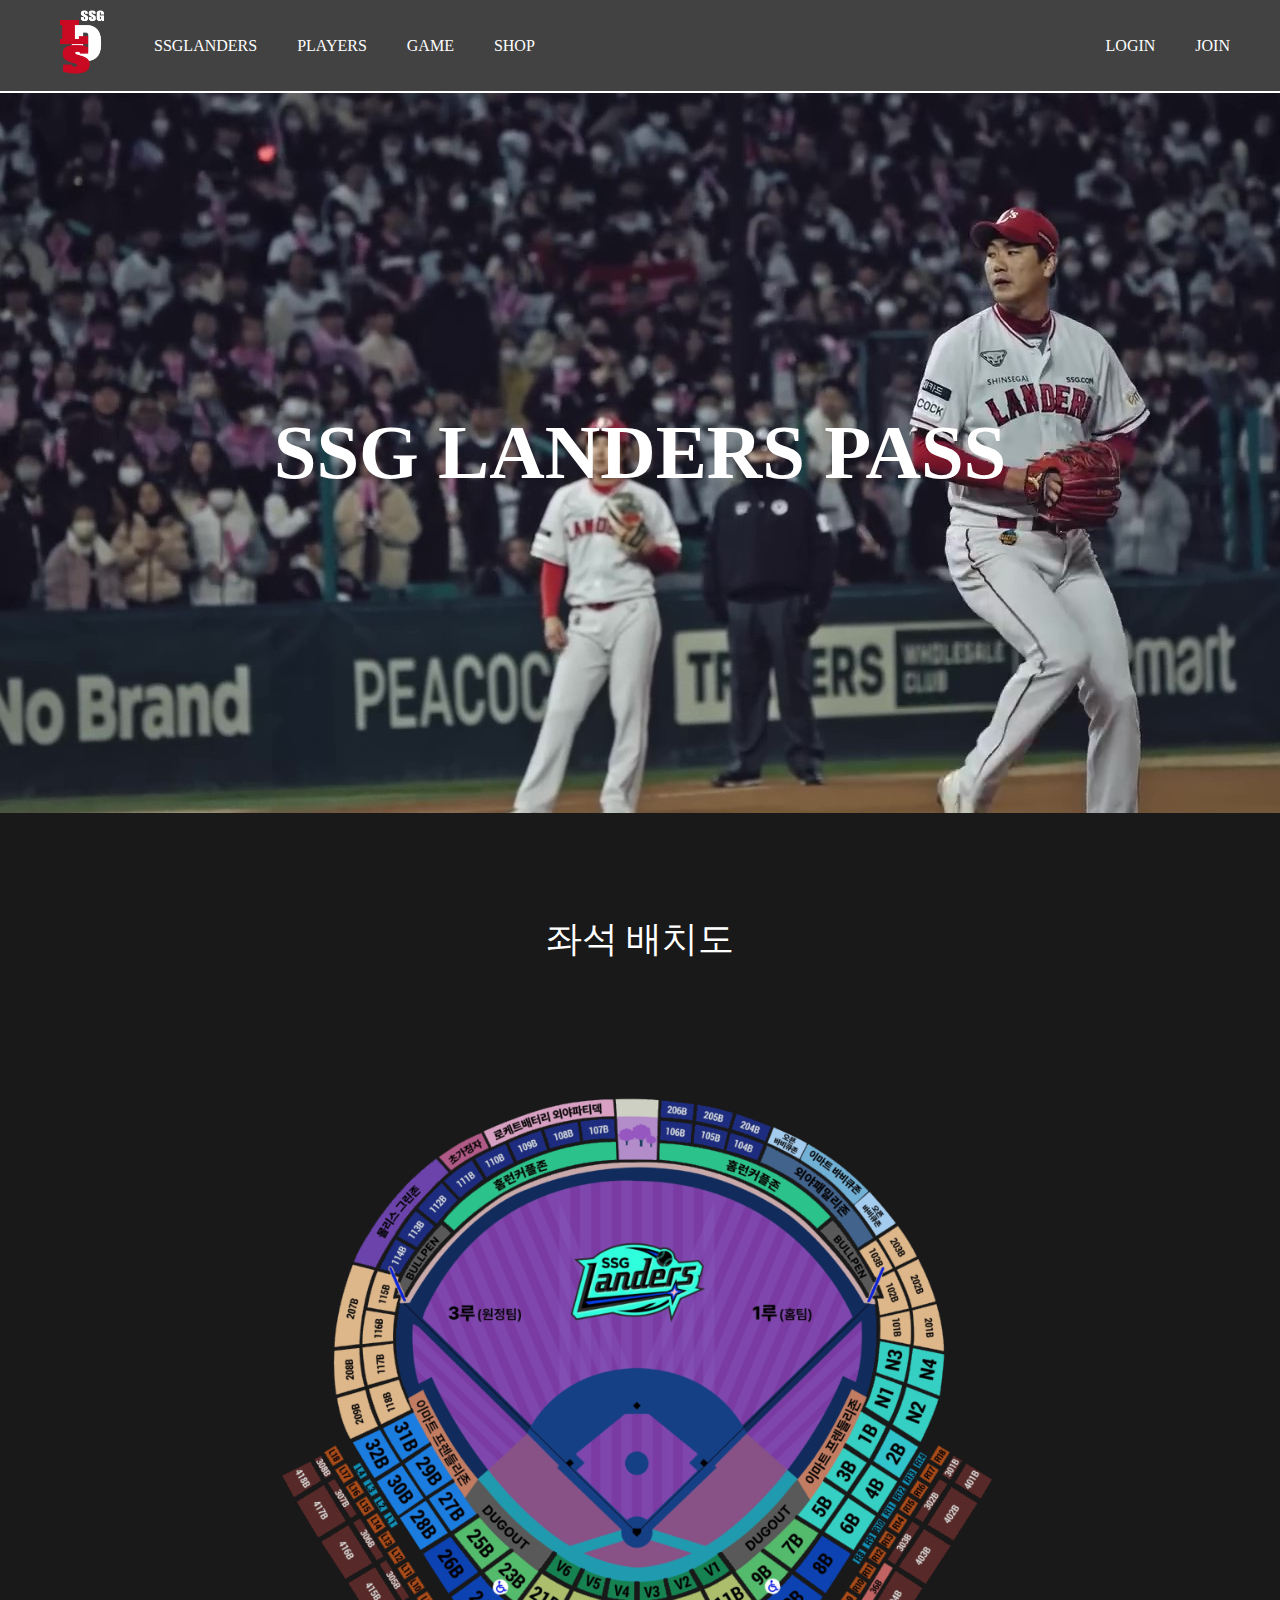
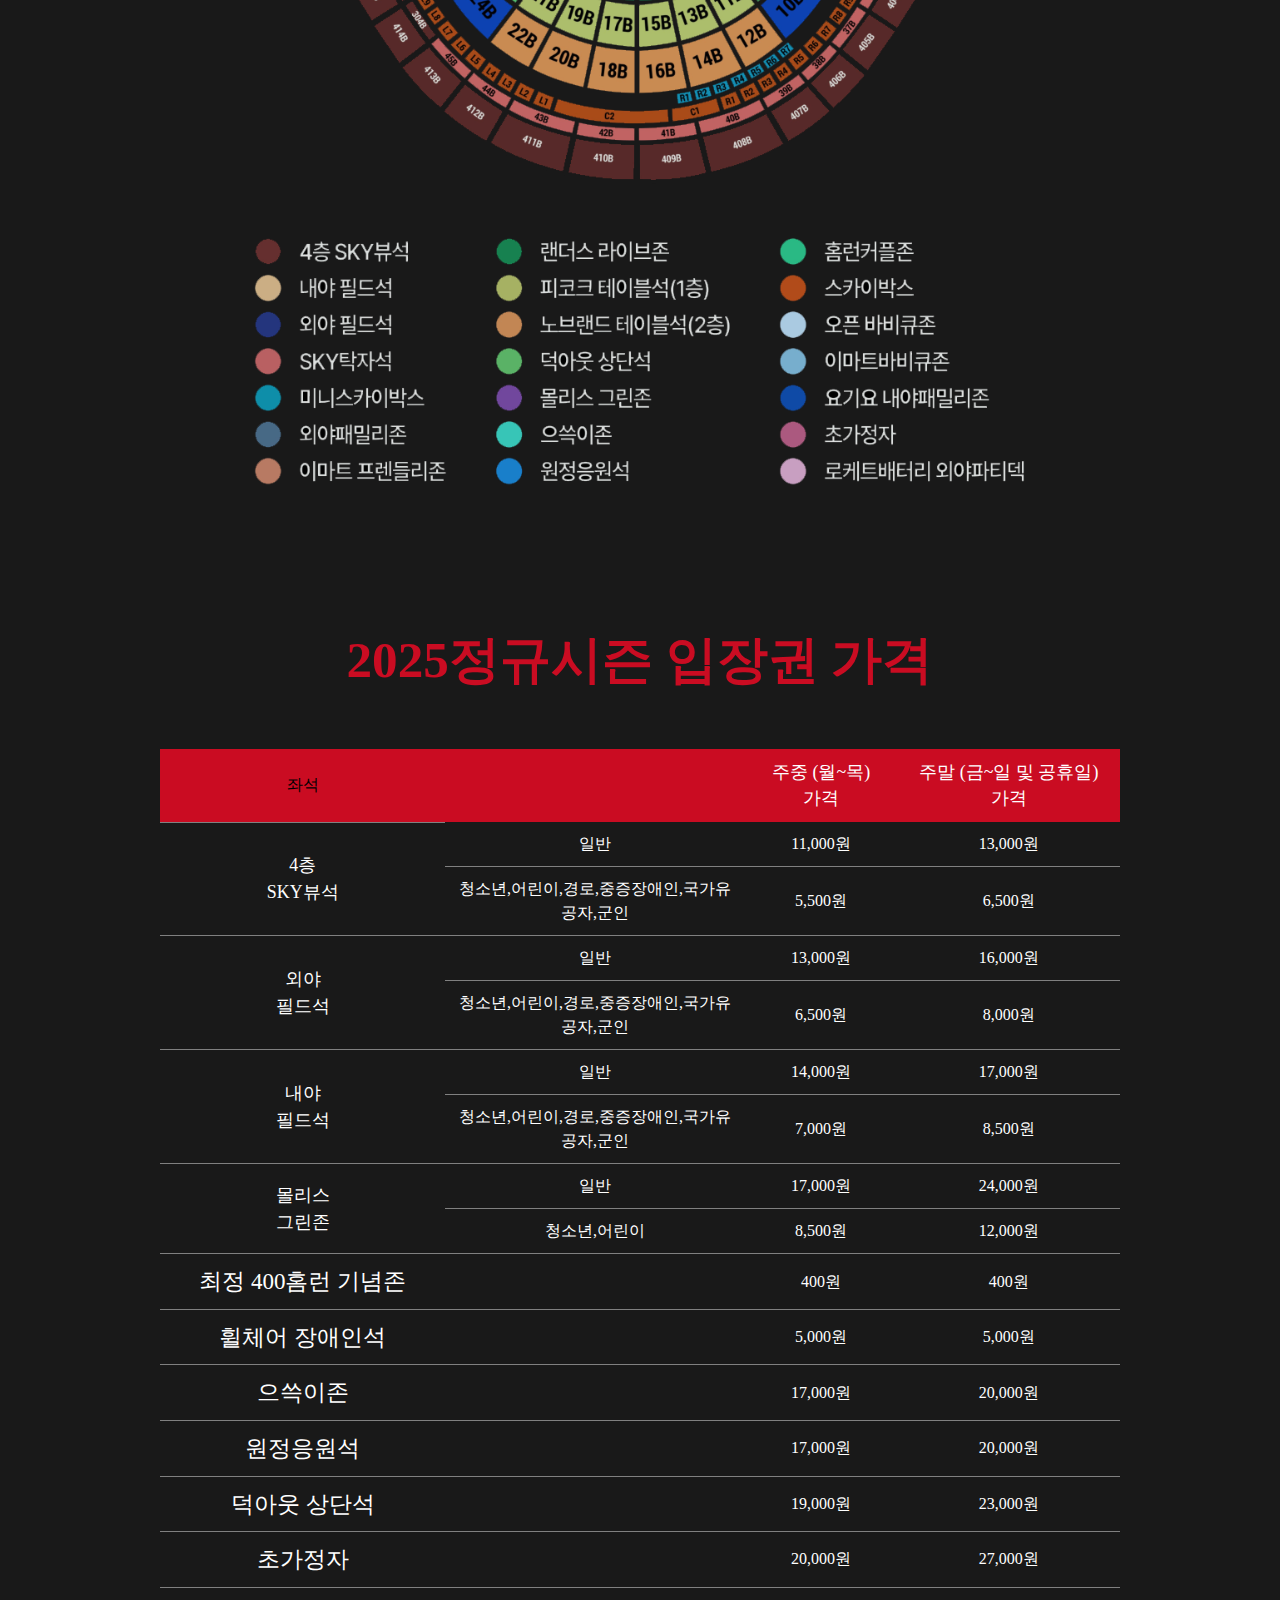
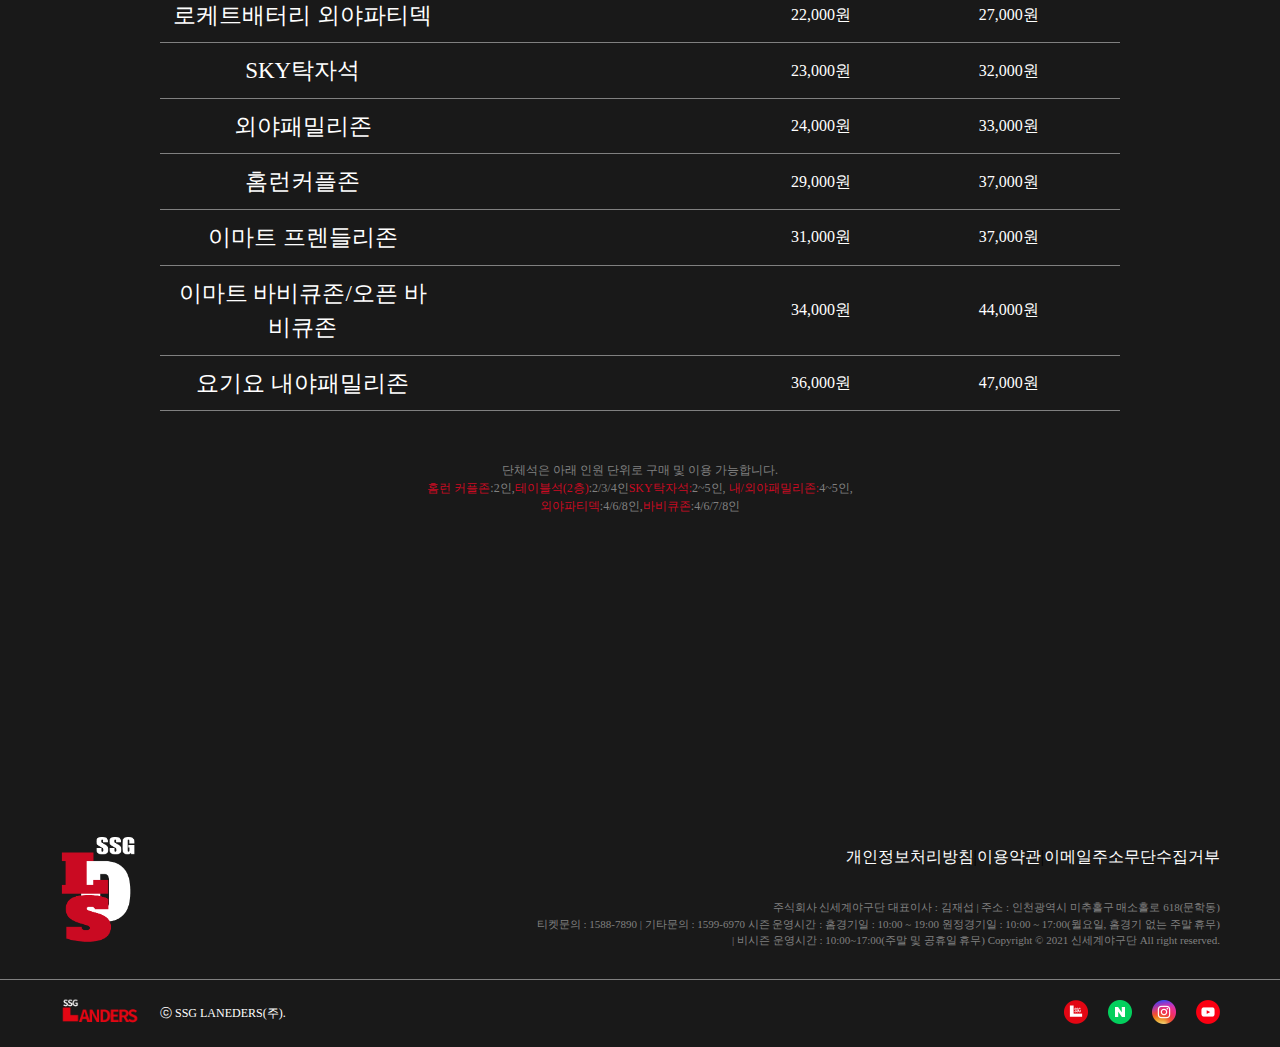
<file: html/info.html>
<!DOCTYPE html>
<html lang="en">

<head>
    <meta charset="UTF-8">
    <meta name="viewport" content="width=device-width, initial-scale=1.0">
    <title>Document</title>
    <link rel="stylesheet" href="./../css/reset.css">
    <link rel="stylesheet" href="./../css/info_style.css">
    <link rel="stylesheet" href="./../css/common.css">

</head>

<body>
    <header>
        <div class="d_nav1">
            <section class="d_h_sec1">
                <h1 class="d_logo">
                    <a href="./../index.html"><img src="./../img/logo500.png" alt="logo"></a>
                </h1>
                <ul class="d_nav_2">
                    <li class="d_nav_li_1">
                        <div class="d_border_1">
                            <a href="#">
                                <h2>SSGLANDERS</h2>
                            </a>
                        </div>

                        <div class="d_hover_1">
                            <ul class="d_2deth_1 d_flex">
                                <li>
                                    <a href="./ssg_report.html">구단소개</a>
                                </li>
                                <li>
                                    <a href="./ssg_history.html">HISTORY</a>
                                </li>
                            </ul>
                        </div>
                    </li>
                    <li class="d_nav_li_2">
                        <div class="d_border_2">
                            <a href="#">
                                <h2>PLAYERS</h2>
                            </a>
                        </div>

                        <div class="d_hover_2">
                            <ul class="d_2deth_2 d_flex ">
                                <li>
                                    <a href="./player_page.html">투수</a>
                                </li>
                                <li>
                                    <a href="./player_page.html">타자</a>
                                </li>
                            </ul>
                        </div>
                    </li>
                    <li class="d_nav_li_3">
                        <div class="d_border_3">
                            <a href="#">
                                <h2>GAME</h2>
                            </a>
                        </div>

                        <div class="d_hover_3">
                            <ul class="d_2deth_3 d_flex">
                                <li>
                                    <a href="./info.html">입장권안내</a>
                                </li>
                                <li>
                                    <a href="./news.html">소식</a>
                                </li>
                                <li>
                                    <a href="./photo.html">포토</a>
                                </li>
                            </ul>
                        </div>
                    </li>
                    <li>
                        <div class="d_border_4">
                            <a href="./shop_page.html">
                                <h2>SHOP</h2>
                            </a>
                        </div>

                    </li>
                </ul>
            </section>
            <section>
                <nav class="d_nav_f">
                    <ul class="d_ul_f">
                        <li>
                            <a href="./login.html">
                                <h3>LOGIN</h3>
                            </a>
                        </li>
                        <li>
                            <a href="./join.html">
                                <h3>JOIN</h3>
                            </a>
                        </li>
                        <li class="d_li_f" id="d_more_btn">
                            <a href="#"><img src="./../img/more_see_w.png" alt="more"></a>
                        </li>
                    </ul>
                </nav>
            </section>
        </div>

    </header>
    <div class="head_thing" id="d_head_thing2">
        <section class="d_sec_mobile">
            <div class="d_mobile_position">
                <ul class="mobile_nav1">
                    <li class="home_icon">
                        <img src="./../img/home_w.png" alt="home">
                    </li>
                    <li class="x_icon" id="d_x_icon">
                        <img src="./../img/x_w.png" alt="x">
                    </li>
                </ul>
                
            </div>

            <div class="d_mobile_div1">
                <nav class="mobile_nav2">
                    <div class="d_btnlogin">LOGIN</div>
                </nav>
                <nav class="mobile_nav3">
                    <div class="d_btnjoin">JOIN US</div>
                </nav>
            </div>
            <div class="d_line1"></div>
            <div class="d_flex_navmobile">
                <div class="d_flex_nav2">
                    <ul class="d_mobile_nav4">
                        <li>
                            <div>
                                <a href="#">
                                    <h2>SSGLANDERS</h2>
                                </a>
                            </div>
                        </li>
                        <li>
                            <div>
                                <a href="#">
                                    <h2>PLAYERS</h2>
                                </a>
                            </div>
                        </li>
                        <li>
                            <div class="d_border_3">
                                <a href="#">
                                    <h2>GAME</h2>
                                </a>
                            </div>
                        </li>
                        <li>

                            <div class="d_border_4">
                                <a href="./shop_page.html">
                                    <h2>SHOP</h2>
                                </a>
                            </div>
                        </li>

                    </ul>
                </div>
                <div class="d_line2"></div>
                <div class="d_flex_nav3">
                    <ul>
                        <li>

                            <div>
                                <ul class="d_mobile_nav4">
                                    <li>
                                        <a href="./ssg_report.html">구단소개</a>
                                    </li>
                                    <li>
                                        <a href="./ssg_history.html">HISTORY</a>
                                    </li>
                                </ul>
                            </div>
                        </li>

                    </ul>
                </div>
            </div>

        </section>        
    </div>


    <main>
        <div class="main_top">
            <h2>SSG LANDERS PASS</h2>
        </div>
        <div class="seat">
            <h3>좌석 배치도</h3>
            <div class="seat_img">
                <img src="./../img/seat_info_img.png" alt="seat_img">
            </div>
        </div>
        <h1 class="table_text">2025정규시즌 입장권 가격</h1>
        <table>
            <tr class="main_table1">
                <th>좌석</th>
                <td></td>
                <td>주중 (월~목)가격</td>
                <td>주말 (금~일 및 공휴일) 가격</td>
            </tr>
            <tr class="main_table2">
                <th rowspan="2">4층<br>SKY뷰석
                </th>
                <td>일반</td>
                <td>11,000원</td>
                <td>13,000원</td>

            </tr>
            <tr class="main_table2">

                <td>청소년,어린이,경로,중증장애인,국가유공자,군인</td>
                <td>5,500원</td>
                <td>6,500원</td>

            </tr>
            <tr class="main_table2">
                <th rowspan="2">외야<br>필드석
                </th>
                <td>일반</td>
                <td>13,000원</td>
                <td>16,000원</td>

            </tr>
            <tr class="main_table2">

                <td>청소년,어린이,경로,중증장애인,국가유공자,군인</td>
                <td>6,500원</td>
                <td>8,000원</td>

            </tr>
            <tr class="main_table2">
                <th rowspan="2">내야<br>필드석
                </th>
                <td>일반</td>
                <td>14,000원</td>
                <td>17,000원</td>

            </tr>
            <tr class="main_table2">

                <td>청소년,어린이,경로,중증장애인,국가유공자,군인</td>
                <td>7,000원</td>
                <td>8,500원</td>

            </tr>
            <tr class="main_table2">
                <th rowspan="2">몰리스<br>그린존
                </th>
                <td>일반</td>
                <td>17,000원</td>
                <td>24,000원</td>

            </tr>
            <tr class="main_table2">

                <td>청소년,어린이</td>

                <td>8,500원</td>
                <td>12,000원</td>
            </tr>
            <tr class="main_table3">
                <th>최정 400홈런 기념존</th>

                <td></td>
                <td>400원</td>
                <td>400원</td>

            </tr>

            
            <tr class="main_table3">
                <th>휠체어 장애인석</th>

                <td></td>
                <td>5,000원</td>
                <td>5,000원</td>

            </tr>
            <tr class="main_table3">
                <th>으쓱이존</th>

                <td></td>
                <td>17,000원</td>
                <td>20,000원</td>

            </tr>
            <tr class="main_table3">
                <th>원정응원석</th>

                <td></td>
                <td>17,000원</td>
                <td>20,000원</td>

            </tr>
            <tr class="main_table3">
                <th>덕아웃 상단석</th>

                <td></td>
                <td>19,000원</td>
                <td>23,000원</td>

            </tr>
            <tr class="main_table3">
                <th>초가정자</th>

                <td></td>
                <td>20,000원</td>
                <td>27,000원</td>

            </tr>

            <tr class="main_table3">
                <th>로케트배터리 외야파티덱</th>
                <td></td>
                <td>22,000원</td>
                <td>27,000원</td>
            </tr>

            <tr class="main_table3">
                <th>SKY탁자석</th>
                <td></td>
                <td>23,000원</td>
                <td>32,000원</td>
            </tr>


            <tr class="main_table3">
                <th>외야패밀리존</th>
                <td></td>
                <td>24,000원</td>
                <td>33,000원</td>
            </tr>
            <tr class="main_table3">
                <th>홈런커플존</th>
                <td></td>
                <td>29,000원</td>
                <td>37,000원</td>
            </tr>

            <tr class="main_table3">
                <th>이마트 프렌들리존</th>
                <td></td>
                <td>31,000원</td>
                <td>37,000원</td>
            </tr>

            <tr class="main_table3">
                <th>이마트 바비큐존/오픈 바비큐존</th>
                <td></td>
                <td>34,000원</td>
                <td>44,000원</td>
            </tr>


            <tr class="main_table3">
                <th>요기요 내야패밀리존</th>
                <td></td>
                <td>36,000원</td>
                <td>47,000원</td>
            </tr>

        </table>
        <div class="info_noti">
            <p>단체석은 아래 인원 단위로 구매 및 이용 가능합니다.</p>
            <p><span>홈런 커플존</span>:2인,<span>테이블석(2층)</span>:2/3/4인<span>SKY탁자석:</span>2~5인, <span>내/외야패밀리존:</span>4~5인,
            </p>
            <p><span>외야파티덱</span>:4/6/8인,<span>바비큐존</span>:4/6/7/8인</p>
        </div>
    </main>

    <footer>
            

        <div class="footer_sec">
            <div class="box">
                <div class="footer_logo">
                    <a href="#"><img src="./../img/logo_white.png" alt="logo"></a>
                </div>
                <section class="news_notice">
                    <ul>
                        <li><a href="#">개인정보처리방침 </a></li>
                        <li>
                            <span class="stick">|</span>
                        </li>
                    
                        <li><a href="#">이용약관 </a></li>

                        <li>
                            <span class="stick">|</span>
                        </li>
                        
                        <li><a href="#">이메일주소무단수집거부</a></li>
                    </ul>
                    <p>주식회사 신세계야구단 대표이사 : 김재섭 | 주소 : 인천광역시 미추홀구 매소홀로 618(문학동)  <br>티켓문의 : 1588-7890 | 기타문의 : 1599-6970
                        시즌 운영시간 : 홈경기일 : 10:00 ~ 19:00 원정경기일 : 10:00 ~ 17:00(월요일, 홈경기 없는 주말 휴무) <br> | 비시즌 운영시간 :
                        10:00~17:00(주말
                        및 공휴일 휴무)
                        Copyright © 2021 신세계야구단 All right reserved.</p>
                </section>
            </div>
            <div id="fot_line"></div>
            <section class="footer_icon">
                <div class="fot_icon">
                    <div id="fot_logo"><img src="./../img/footer_logo.png" alt=""></div>
                    <h4>ⓒ SSG LANEDERS(주).</h4>
                </div>
                <div>
                    <ul class="fot_sns_icon">
                        <li><a href="#">
                                <img src="./../img/snslogo.png" alt="sns">
                            </a></li>
                        <li><a href="#">
                                <img src="./../img/sns_naver.png" alt="naver">
                            </a></li>
                        <li><a href="#">
                                <img src="./../img/sns_instagram.png" alt="insta">
                            </a></li>
                        <li><a href="#">
                                <img src="./../img/sns_youtube.png" alt="youtube">
                            </a></li>
                    </ul>
                </div>
            </section>
        </div>
    </footer>

<script src="./../js/common.js"></script>
</body>

</html>
</file>
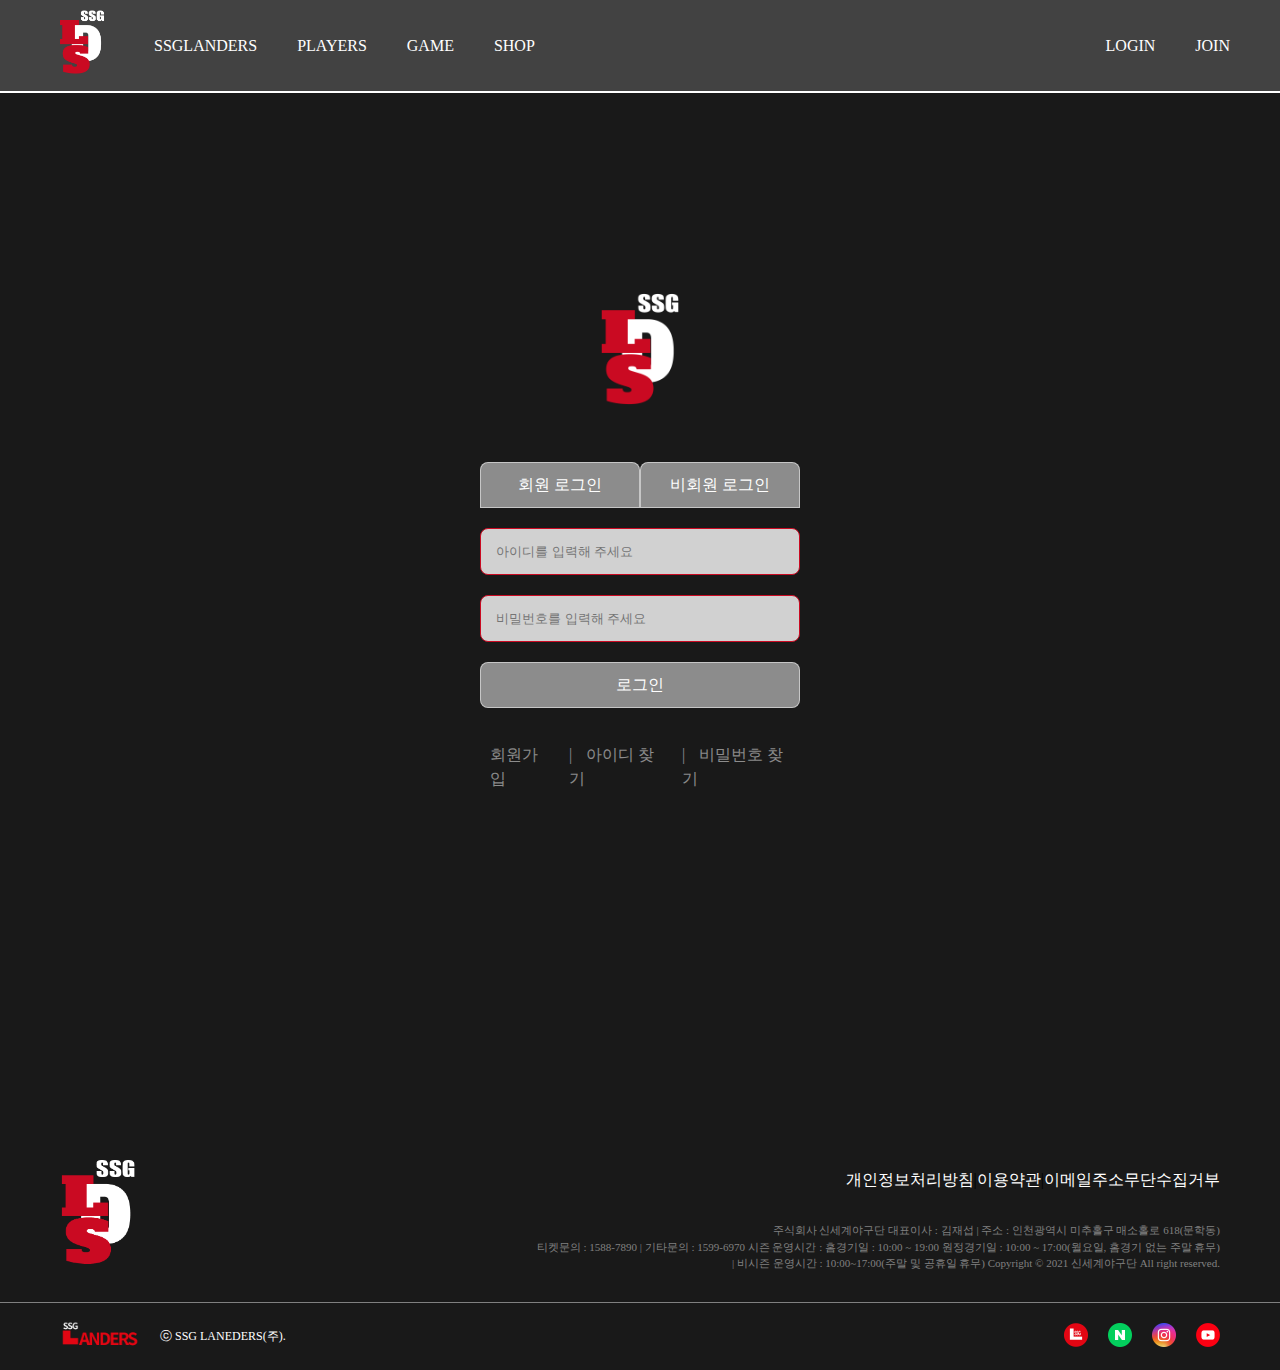
<file: html/login.html>
<!DOCTYPE html>
<html lang="en">

<head>
    <meta charset="UTF-8">
    <meta name="viewport" content="width=device-width, initial-scale=1.0">
    <title>Document</title>
    <link rel="stylesheet" href="./../css/reset.css">
    <link rel="stylesheet" href="./../css/common.css">
    <link rel="stylesheet" href="./../css/login.css">
</head>

<body>
    <header>
        <div class="d_nav1">
            <section class="d_h_sec1">
                <h1 class="d_logo">
                    <a href="./../index.html"><img src="./../img/logo500.png" alt="logo"></a>
                </h1>
                <ul class="d_nav_2">
                    <li class="d_nav_li_1">
                        <div class="d_border_1">
                            <a href="#">
                                <h2>SSGLANDERS</h2>
                            </a>
                        </div>

                        <div class="d_hover_1">
                            <ul class="d_2deth_1 d_flex">
                                <li>
                                    <a href="./ssg_report.html">구단소개</a>
                                </li>
                                <li>
                                    <a href="./ssg_history.html">HISTORY</a>
                                </li>
                            </ul>
                        </div>
                    </li>
                    <li class="d_nav_li_2">
                        <div class="d_border_2">
                            <a href="#">
                                <h2>PLAYERS</h2>
                            </a>
                        </div>

                        <div class="d_hover_2">
                            <ul class="d_2deth_2 d_flex ">
                                <li>
                                    <a href="./player_page.html">투수</a>
                                </li>
                                <li>
                                    <a href="./player_page.html">타자</a>
                                </li>
                            </ul>
                        </div>
                    </li>
                    <li class="d_nav_li_3">
                        <div class="d_border_3">
                            <a href="#">
                                <h2>GAME</h2>
                            </a>
                        </div>

                        <div class="d_hover_3">
                            <ul class="d_2deth_3 d_flex">
                                <li>
                                    <a href="./info.html">입장권안내</a>
                                </li>
                                <li>
                                    <a href="./news.html">소식</a>
                                </li>
                                <li>
                                    <a href="./photo.html">포토</a>
                                </li>
                            </ul>
                        </div>
                    </li>
                    <li>
                        <div class="d_border_4">
                            <a href="./shop_page.html">
                                <h2>SHOP</h2>
                            </a>
                        </div>

                    </li>
                </ul>
            </section>
            <section>
                <nav class="d_nav_f">
                    <ul class="d_ul_f">
                        <li>
                            <a href="./login.html">
                                <h3>LOGIN</h3>
                            </a>
                        </li>
                        <li>
                            <a href="./join.html">
                                <h3>JOIN</h3>
                            </a>
                        </li>
                        <li class="d_li_f" id="d_more_btn">
                            <img src="./../img/more_see_w.png" alt="more">
                        </li>
                    </ul>
                </nav>
            </section>
        </div>

    </header>


 <div class="head_thing" id="d_head_thing2">
        <section class="d_sec_mobile">
            <div class="d_mobile_position">
                <ul class="mobile_nav1">
                    <li class="home_icon">
                        <img src="./../img/home_w.png" alt="home">
                    </li>
                    <li class="x_icon" id="d_x_icon">
                        <img src="./../img/x_w.png" alt="x">
                    </li>
                </ul>
                
            </div>

            <div class="d_mobile_div1">
                <nav class="mobile_nav2">
                    <div class="d_btnlogin">LOGIN</div>
                </nav>
                <nav class="mobile_nav3">
                    <div class="d_btnjoin">JOIN US</div>
                </nav>
            </div>
            <div class="d_line1"></div>
            <div class="d_flex_navmobile">
                <div class="d_flex_nav2">
                    <ul class="d_mobile_nav4">
                        <li>
                            <div>
                                <a href="#">
                                    <h2>SSGLANDERS</h2>
                                </a>
                            </div>
                        </li>
                        <li>
                            <div>
                                <a href="#">
                                    <h2>PLAYERS</h2>
                                </a>
                            </div>
                        </li>
                        <li>
                            <div class="d_border_3">
                                <a href="#">
                                    <h2>GAME</h2>
                                </a>
                            </div>
                        </li>
                        <li>

                            <div class="d_border_4">
                                <a href="./shop_page.html">
                                    <h2>SHOP</h2>
                                </a>
                            </div>
                        </li>

                    </ul>
                </div>
                <div class="d_line2"></div>
                <div class="d_flex_nav3">
                    <ul>
                        <li>

                            <div>
                                <ul class="d_mobile_nav4">
                                    <li>
                                        <a href="./ssg_report.html">구단소개</a>
                                    </li>
                                    <li>
                                        <a href="./ssg_history.html">HISTORY</a>
                                    </li>
                                </ul>
                            </div>
                        </li>

                    </ul>
                </div>
            </div>

        </section>        
    </div>




    <main>
        <div class="d_imglogobox1"><img src="./../img/logo500.png" alt="logo"></div>
        <section class="d_main_sec1">
            <div class="d_login_box1">
                <ul class="d_ul_flex1">
                    <li>
                        <div class="d_login_1">
                            <h3>회원 로그인</h3>
                        </div>
                    </li>
                    <li>
                        <div class="d_login_2">
                            <h3>비회원 로그인</h3>
                        </div>
                    </li>
                </ul>
            </div>
            <div class="d_login_box2">
                <ul class="d_ul_flex2">
                    <li>
                        <div class="d_login_3">
                            <input class="id_box" type="text" placeholder="아이디를 입력해 주세요">

                        </div>
                    </li>
                    <li class="d_login_li1">
                        <div class="d_login_4">
                            <input class="id_box" type="password" placeholder="비밀번호를 입력해 주세요">
                        </div>

                    </li>
                    <li>
                        <div class="d_login_btn1">
                            <h3>로그인</h3>
                        </div>
                    </li>

                </ul>
            </div>
            <div class="d_login_box3">
                <ul class="d_ul_flex3">
                    <li>
                        <a href="#">
                            <div>회원가입</div>
                        </a>

                    </li>
                    <li>
                        <a href="#">
                            <div><span>|</span> 아이디 찾기</div>
                        </a>

                    </li>
                    <li>
                        <a href="#">
                            <div> <span>|</span> 비밀번호 찾기</div>
                        </a>

                    </li>
                </ul>
            </div>
        </section>
        <section class="d_main_sec2">


            <div class="d_login_btn2">
                <h3>비회원 로그인</h3>
            </div>


        </section>
    </main>
    <footer>
            

        <div class="footer_sec">
            <div class="box">
                <div class="footer_logo">
                    <a href="#"><img src="./../img/logo_white.png" alt="logo"></a>
                </div>
                <section class="news_notice">
                    <ul>
                        <li><a href="#">개인정보처리방침 </a></li>
                        <li>
                            <span class="stick">|</span>
                        </li>
                        
                        <li><a href="#">이용약관 </a></li>
                        <li>
                            <span class="stick">|</span>
                        </li>
                        
                        <li><a href="#">이메일주소무단수집거부</a></li>
                    </ul>
                    <p>주식회사 신세계야구단 대표이사 : 김재섭 | 주소 : 인천광역시 미추홀구 매소홀로 618(문학동)  <br>티켓문의 : 1588-7890 | 기타문의 : 1599-6970
                        시즌 운영시간 : 홈경기일 : 10:00 ~ 19:00 원정경기일 : 10:00 ~ 17:00(월요일, 홈경기 없는 주말 휴무) <br> | 비시즌 운영시간 :
                        10:00~17:00(주말
                        및 공휴일 휴무)
                        Copyright © 2021 신세계야구단 All right reserved.</p>
                </section>
            </div>
            <div id="fot_line"></div>
            <section class="footer_icon">
                <div class="fot_icon">
                    <div id="fot_logo"><img src="./../img/footer_logo.png" alt=""></div>
                    <h4>ⓒ SSG LANEDERS(주).</h4>
                </div>
                <div>
                    <ul class="fot_sns_icon">
                        <li><a href="#">
                                <img src="./../img/snslogo.png" alt="sns">
                            </a></li>
                        <li><a href="#">
                                <img src="./../img/sns_naver.png" alt="naver">
                            </a></li>
                        <li><a href="#">
                                <img src="./../img/sns_instagram.png" alt="insta">
                            </a></li>
                        <li><a href="#">
                                <img src="./../img/sns_youtube.png" alt="youtube">
                            </a></li>
                    </ul>
                </div>
            </section>
        </div>
    </footer>
<script src="./../js/common.js"></script>

</body>

</html>
</file>
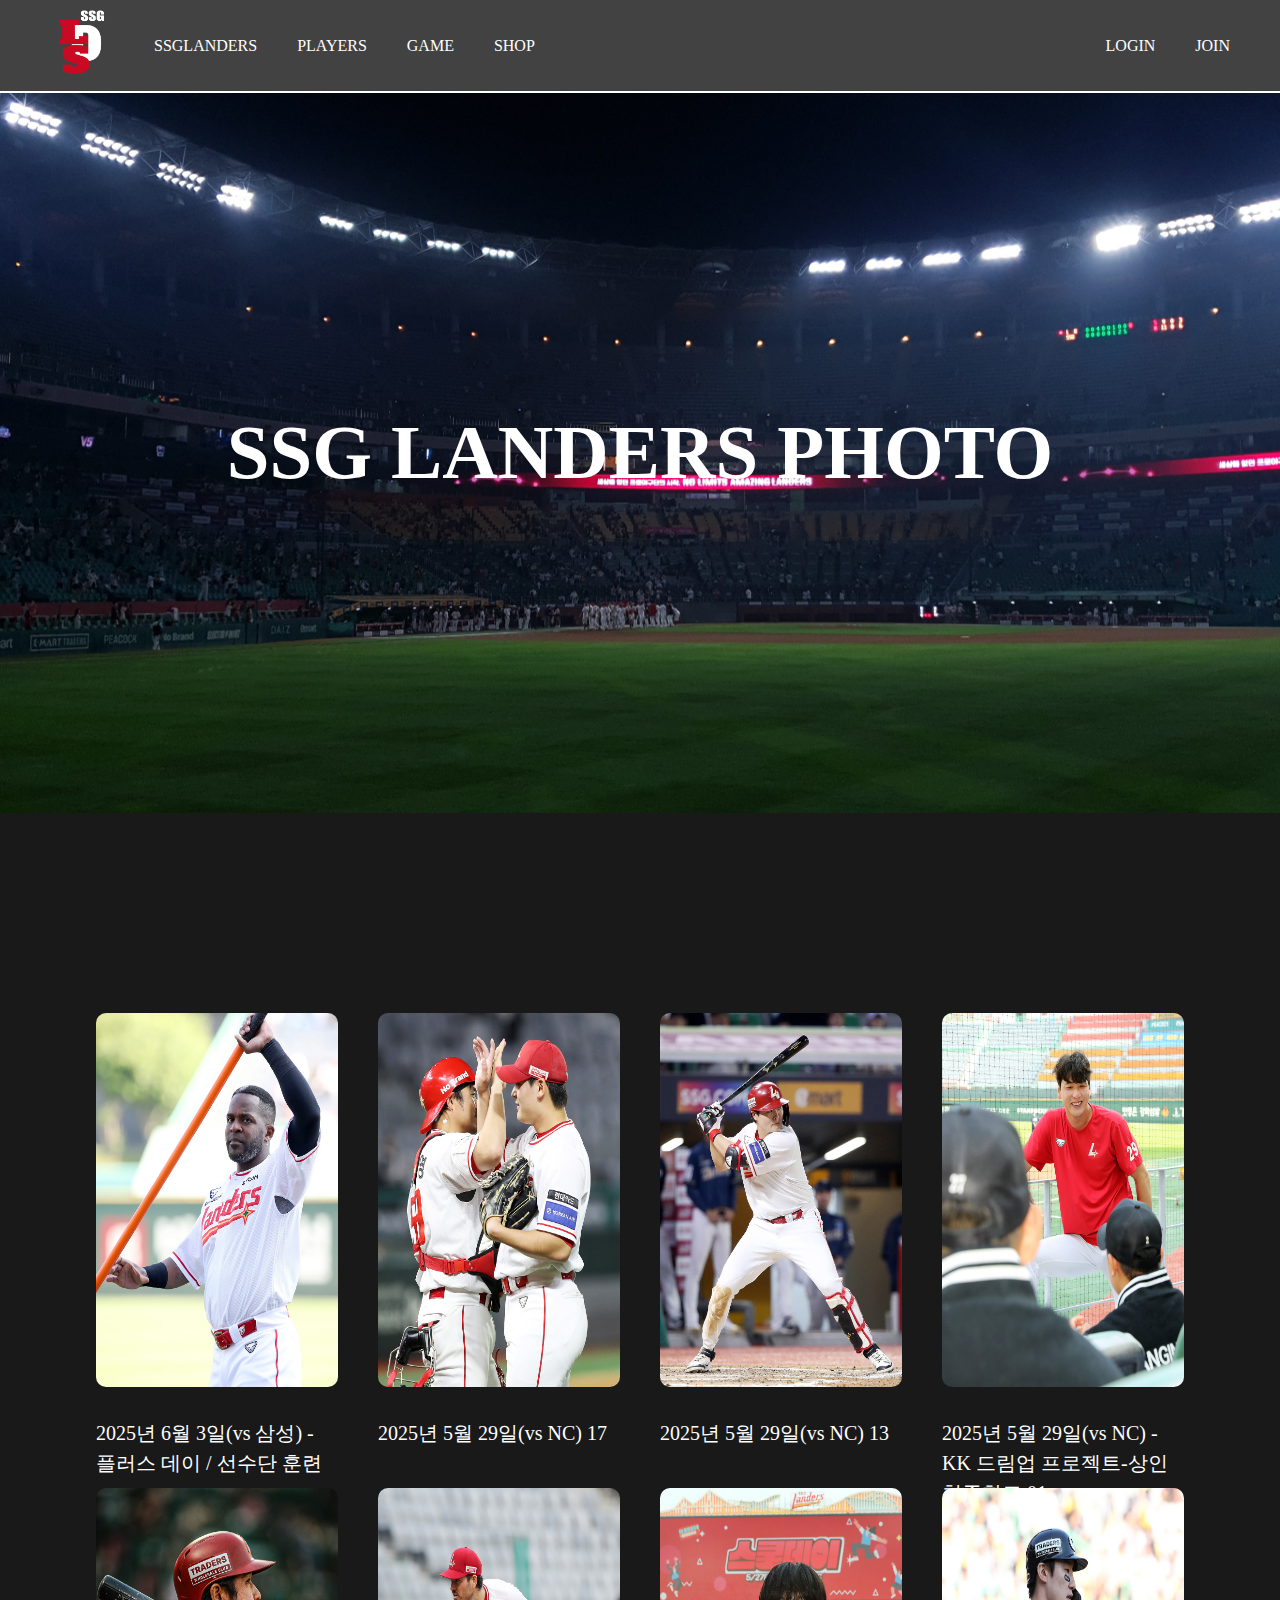
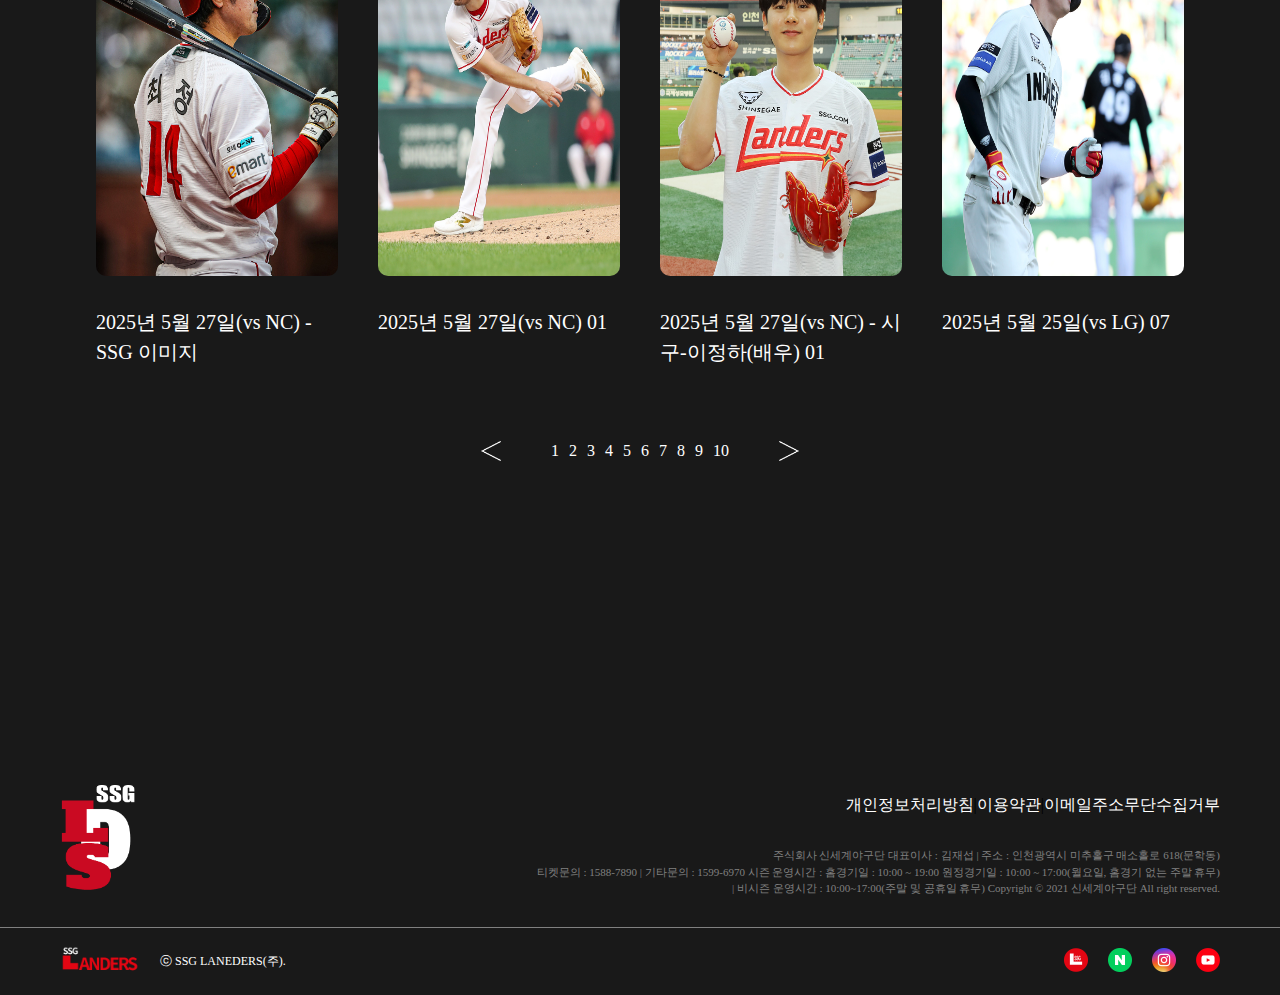
<file: html/photo.html>
<!DOCTYPE html>
<html lang="en">

<head>
    <meta charset="UTF-8">
    <meta name="viewport" content="width=device-width, initial-scale=1.0">
    <title>Document</title>
    <link rel="stylesheet" href="./../css/reset.css">
    <link rel="stylesheet" href="./../css/photo_style.css">
    <link rel="stylesheet" href="./../css/common.css">


</head>

<body>
    <header>
        <div class="d_nav1">
            <section class="d_h_sec1">
                <h1 class="d_logo">
                    <a href="./../index.html"><img src="./../img/logo500.png" alt="logo"></a>
                </h1>
                <ul class="d_nav_2">
                    <li class="d_nav_li_1">
                        <div class="d_border_1">
                            <a href="#">
                                <h2>SSGLANDERS</h2>
                            </a>
                        </div>

                        <div class="d_hover_1">
                            <ul class="d_2deth_1 d_flex">
                                <li>
                                    <a href="./ssg_report.html">구단소개</a>
                                </li>
                                <li>
                                    <a href="./ssg_history.html">HISTORY</a>
                                </li>
                            </ul>
                        </div>
                    </li>
                    <li class="d_nav_li_2">
                        <div class="d_border_2">
                            <a href="#">
                                <h2>PLAYERS</h2>
                            </a>
                        </div>

                        <div class="d_hover_2">
                            <ul class="d_2deth_2 d_flex ">
                                <li>
                                    <a href="./player_page.html">투수</a>
                                </li>
                                <li>
                                    <a href="./player_page.html">타자</a>
                                </li>
                            </ul>
                        </div>
                    </li>
                    <li class="d_nav_li_3">
                        <div class="d_border_3">
                            <a href="#">
                                <h2>GAME</h2>
                            </a>
                        </div>

                        <div class="d_hover_3">
                            <ul class="d_2deth_3 d_flex">
                                <li>
                                    <a href="./info.html">입장권안내</a>
                                </li>
                                <li>
                                    <a href="./news.html">소식</a>
                                </li>
                                <li>
                                    <a href="./photo.html">포토</a>
                                </li>
                            </ul>
                        </div>
                    </li>
                    <li>
                        <div class="d_border_4">
                            <a href="./shop_page.html">
                                <h2>SHOP</h2>
                            </a>
                        </div>

                    </li>
                </ul>
            </section>
            <section>
                <nav class="d_nav_f">
                    <ul class="d_ul_f">
                        <li>
                            <a href="./login.html">
                                <h3>LOGIN</h3>
                            </a>
                        </li>
                        <li>
                            <a href="./join.html">
                                <h3>JOIN</h3>
                            </a>
                        </li>
                        <li class="d_li_f" id="d_more_btn">
                            <a href="#"><img src="./../img/more_see_w.png" alt="more"></a>
                        </li>
                    </ul>
                </nav>
            </section>
        </div>

    </header>
    <div class="head_thing" id="d_head_thing2">
        <section class="d_sec_mobile">
            <div class="d_mobile_position">
                <ul class="mobile_nav1">
                    <li class="home_icon">
                        <img src="./../img/home_w.png" alt="home">
                    </li>
                    <li class="x_icon" id="d_x_icon">
                        <img src="./../img/x_w.png" alt="x">
                    </li>
                </ul>
                
            </div>

            <div class="d_mobile_div1">
                <nav class="mobile_nav2">
                    <div class="d_btnlogin">LOGIN</div>
                </nav>
                <nav class="mobile_nav3">
                    <div class="d_btnjoin">JOIN US</div>
                </nav>
            </div>
            <div class="d_line1"></div>
            <div class="d_flex_navmobile">
                <div class="d_flex_nav2">
                    <ul class="d_mobile_nav4">
                        <li>
                            <div>
                                <a href="#">
                                    <h2>SSGLANDERS</h2>
                                </a>
                            </div>
                        </li>
                        <li>
                            <div>
                                <a href="#">
                                    <h2>PLAYERS</h2>
                                </a>
                            </div>
                        </li>
                        <li>
                            <div class="d_border_3">
                                <a href="#">
                                    <h2>GAME</h2>
                                </a>
                            </div>
                        </li>
                        <li>

                            <div class="d_border_4">
                                <a href="./shop_page.html">
                                    <h2>SHOP</h2>
                                </a>
                            </div>
                        </li>

                    </ul>
                </div>
                <div class="d_line2"></div>
                <div class="d_flex_nav3">
                    <ul>
                        <li>

                            <div>
                                <ul class="d_mobile_nav4">
                                    <li>
                                        <a href="./ssg_report.html">구단소개</a>
                                    </li>
                                    <li>
                                        <a href="./ssg_history.html">HISTORY</a>
                                    </li>
                                </ul>
                            </div>
                        </li>

                    </ul>
                </div>
            </div>

        </section>        
    </div>



    <main>
        <div class="main_top">
            <h2>SSG LANDERS PHOTO</h2>
        </div>
        <section class="picture">
            <figure class="picture_box">
                <img src="./../img/picture_img1.jpg" alt="photo_img">
                <figcaption>
2025년 6월 3일(vs 삼성) - 플러스 데이 / 선수단 훈련</figcaption>
            </figure>
            <figure class="picture_box">
                <img src="./../img/picture_img2.jpg" alt="photo_img">
                <figcaption>
2025년 5월 29일(vs NC) 17</figcaption>
            </figure>
            <figure class="picture_box">
                <img src="./../img/picture_img3.jpg" alt="photo_img">
                <figcaption>
2025년 5월 29일(vs NC) 13</figcaption>
            </figure>
            <figure class="picture_box">
                <img src="./../img/picture_img4.jpg" alt="photo_img">
                <figcaption>
2025년 5월 29일(vs NC) - KK 드림업 프로젝트-상인천중학교 01</figcaption>
            </figure>
            <figure class="picture_box">
                <img src="./../img/picture_img5.jpg" alt="photo_img">
                <figcaption>
2025년 5월 27일(vs NC) - SSG 이미지</figcaption>
            </figure>
            <figure class="picture_box">
                <img src="./../img/picture_img6.jpg" alt="photo_img">
                <figcaption>
2025년 5월 27일(vs NC) 01</figcaption>
            </figure>
            <figure class="picture_box">
                <img src="./../img/picture_img7.jpg" alt="photo_img">
                <figcaption>
2025년 5월 27일(vs NC) - 시구-이정하(배우) 01</figcaption>
            </figure>
            <figure class="picture_box">
                <img src="./../img/picture_img8.jpg" alt="photo_img">
                <figcaption>
2025년 5월 25일(vs LG) 07</figcaption>
            </figure>
        </section>

        <section class="picture_paging">
            <div class="picture_paging_bnt">
                <img src="./../img/left_img.png" alt="left_icon">
            </div>
            <div class="paging_number">
                <ul>
                    <li><a href="#">1</a></li>
                    <li><a href="#">2</a></li>
                    <li><a href="#">3</a></li>
                    <li><a href="#">4</a></li>
                    <li><a href="#">5</a></li>
                    <li><a href="#">6</a></li>
                    <li><a href="#">7</a></li>
                    <li><a href="#">8</a></li>
                    <li><a href="#">9</a></li>
                    <li><a href="#">10</a></li>
                </ul>
            </div>
            <div class="picture_paging_bnt">
                <img src="./../img/right_img.png" alt="right_icon">
            </div>
        </section>
    </main>


    <footer>
            

        <div class="footer_sec">
            <div class="box">
                <div class="footer_logo">
                    <a href="#"><img src="./../img/logo_white.png" alt="logo"></a>
                </div>
                <section class="news_notice">
                    <ul>
                        <li><a href="#">개인정보처리방침 </a></li>
                        <li>
                            <span class="stick">|</span>
                        </li>
                    
                        <li><a href="#">이용약관 </a></li>

                        <li>
                            <span class="stick">|</span>
                        </li>
                        
                        <li><a href="#">이메일주소무단수집거부</a></li>
                    </ul>
                    <p>주식회사 신세계야구단 대표이사 : 김재섭 | 주소 : 인천광역시 미추홀구 매소홀로 618(문학동)  <br>티켓문의 : 1588-7890 | 기타문의 : 1599-6970
                        시즌 운영시간 : 홈경기일 : 10:00 ~ 19:00 원정경기일 : 10:00 ~ 17:00(월요일, 홈경기 없는 주말 휴무) <br> | 비시즌 운영시간 :
                        10:00~17:00(주말
                        및 공휴일 휴무)
                        Copyright © 2021 신세계야구단 All right reserved.</p>
                </section>
            </div>
            <div id="fot_line"></div>
            <section class="footer_icon">
                <div class="fot_icon">
                    <div id="fot_logo"><img src="./../img/footer_logo.png" alt=""></div>
                    <h4>ⓒ SSG LANEDERS(주).</h4>
                </div>
                <div>
                    <ul class="fot_sns_icon">
                        <li><a href="#">
                                <img src="./../img/snslogo.png" alt="sns">
                            </a></li>
                        <li><a href="#">
                                <img src="./../img/sns_naver.png" alt="naver">
                            </a></li>
                        <li><a href="#">
                                <img src="./../img/sns_instagram.png" alt="insta">
                            </a></li>
                        <li><a href="#">
                                <img src="./../img/sns_youtube.png" alt="youtube">
                            </a></li>
                    </ul>
                </div>
            </section>
        </div>
    </footer>
    <script src="./../js/common.js"></script>
</body>

</html>
</file>
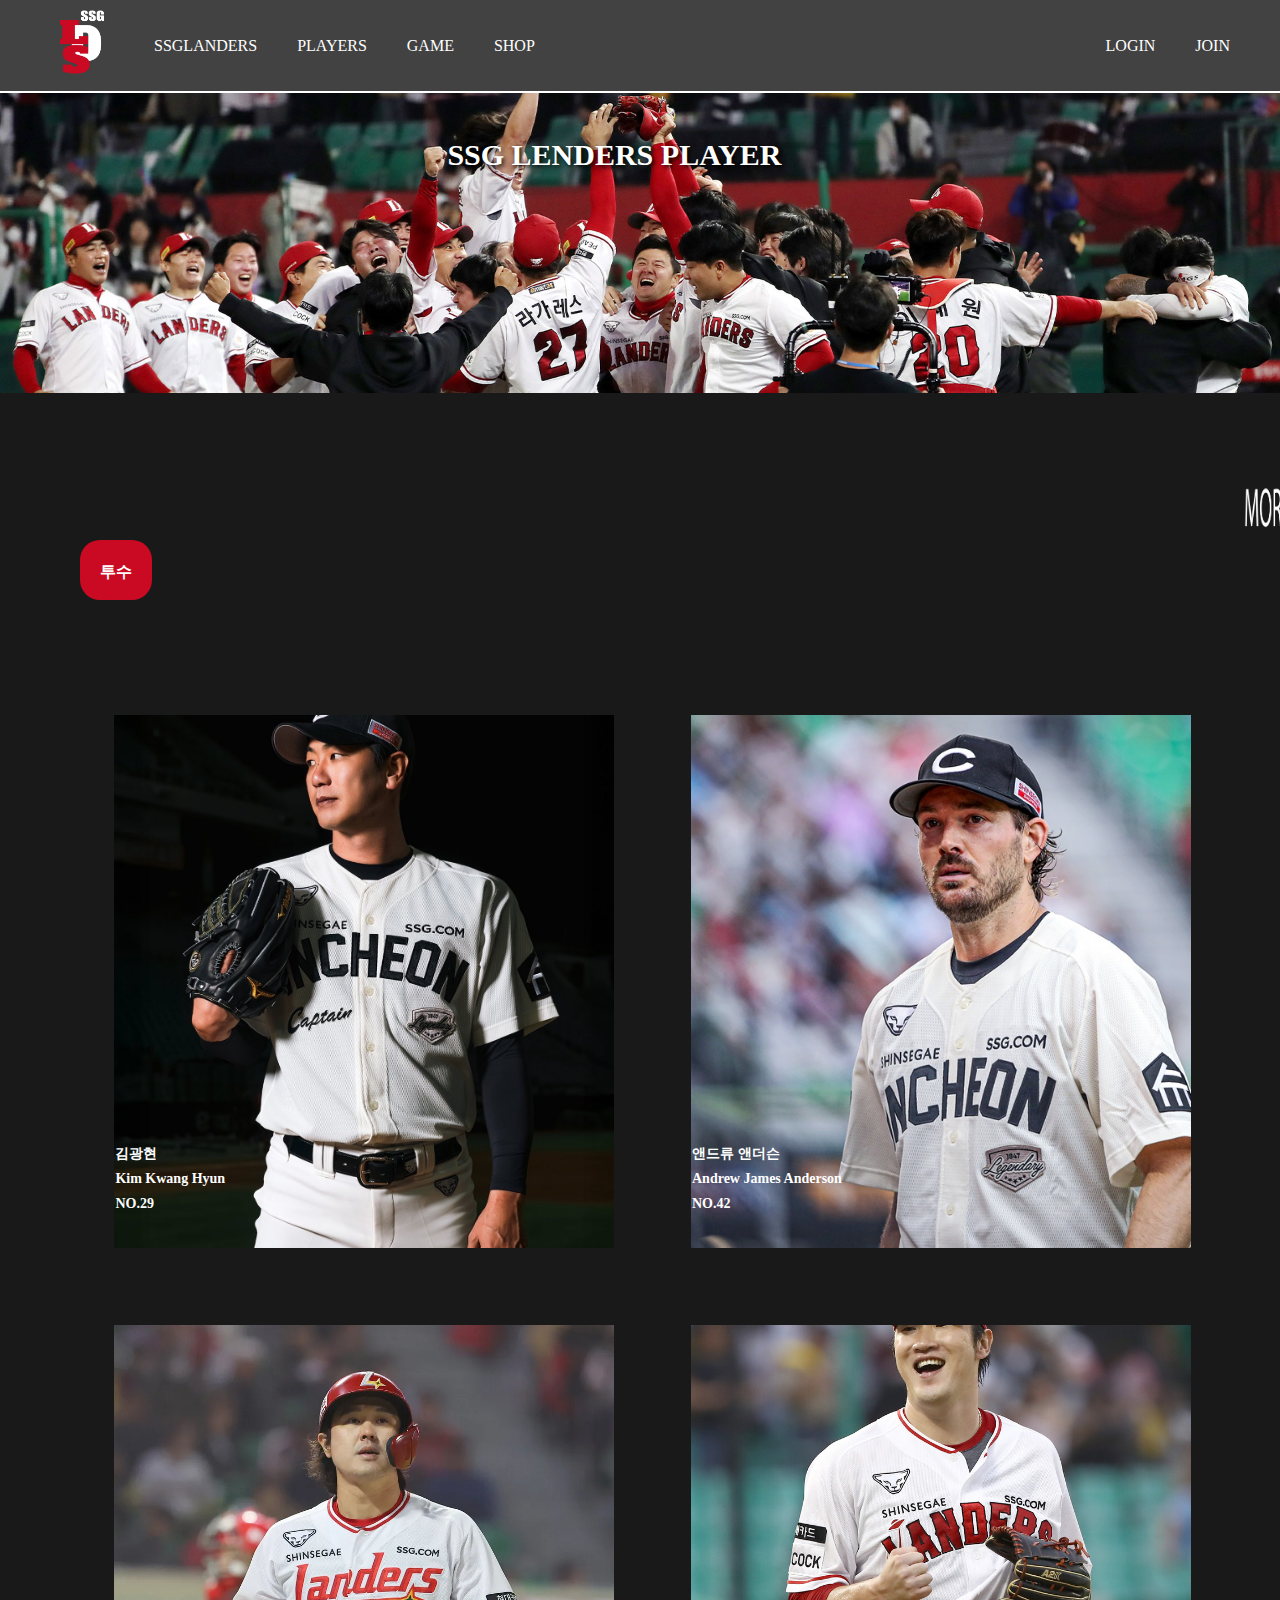
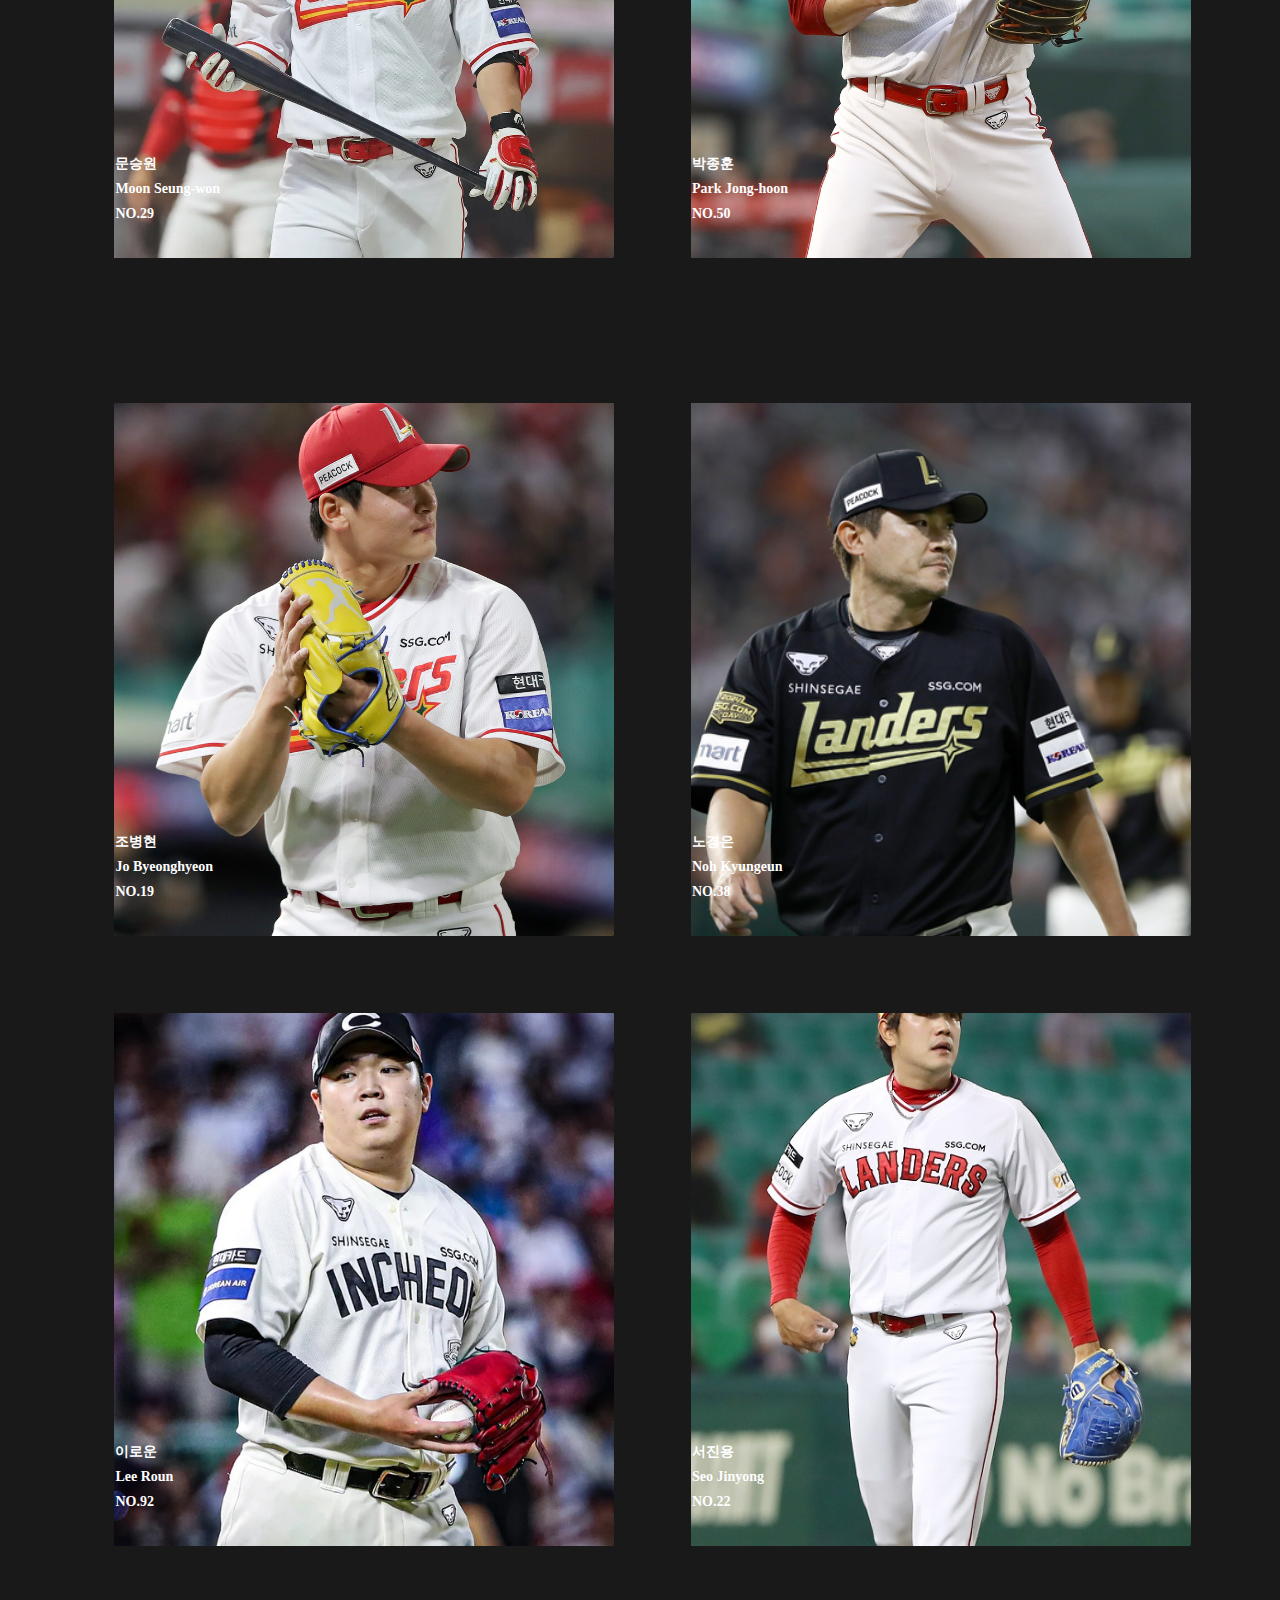
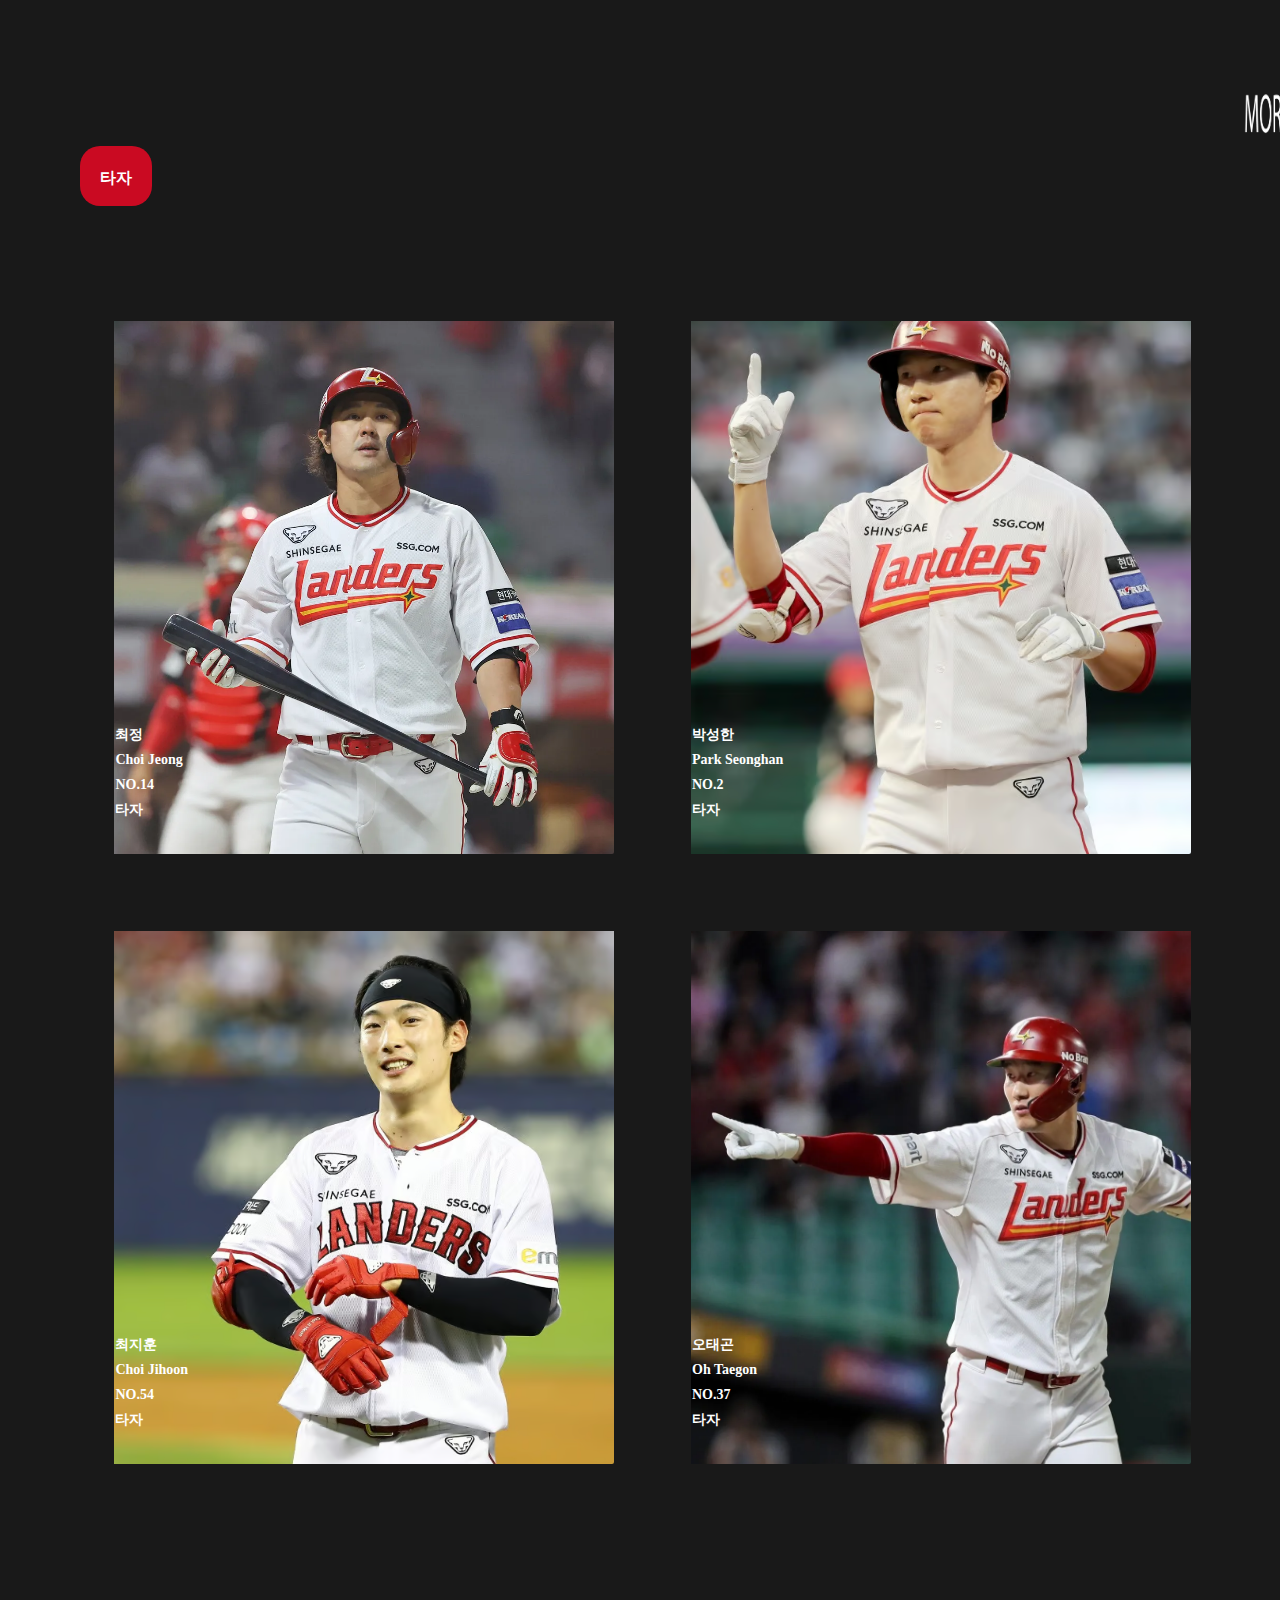
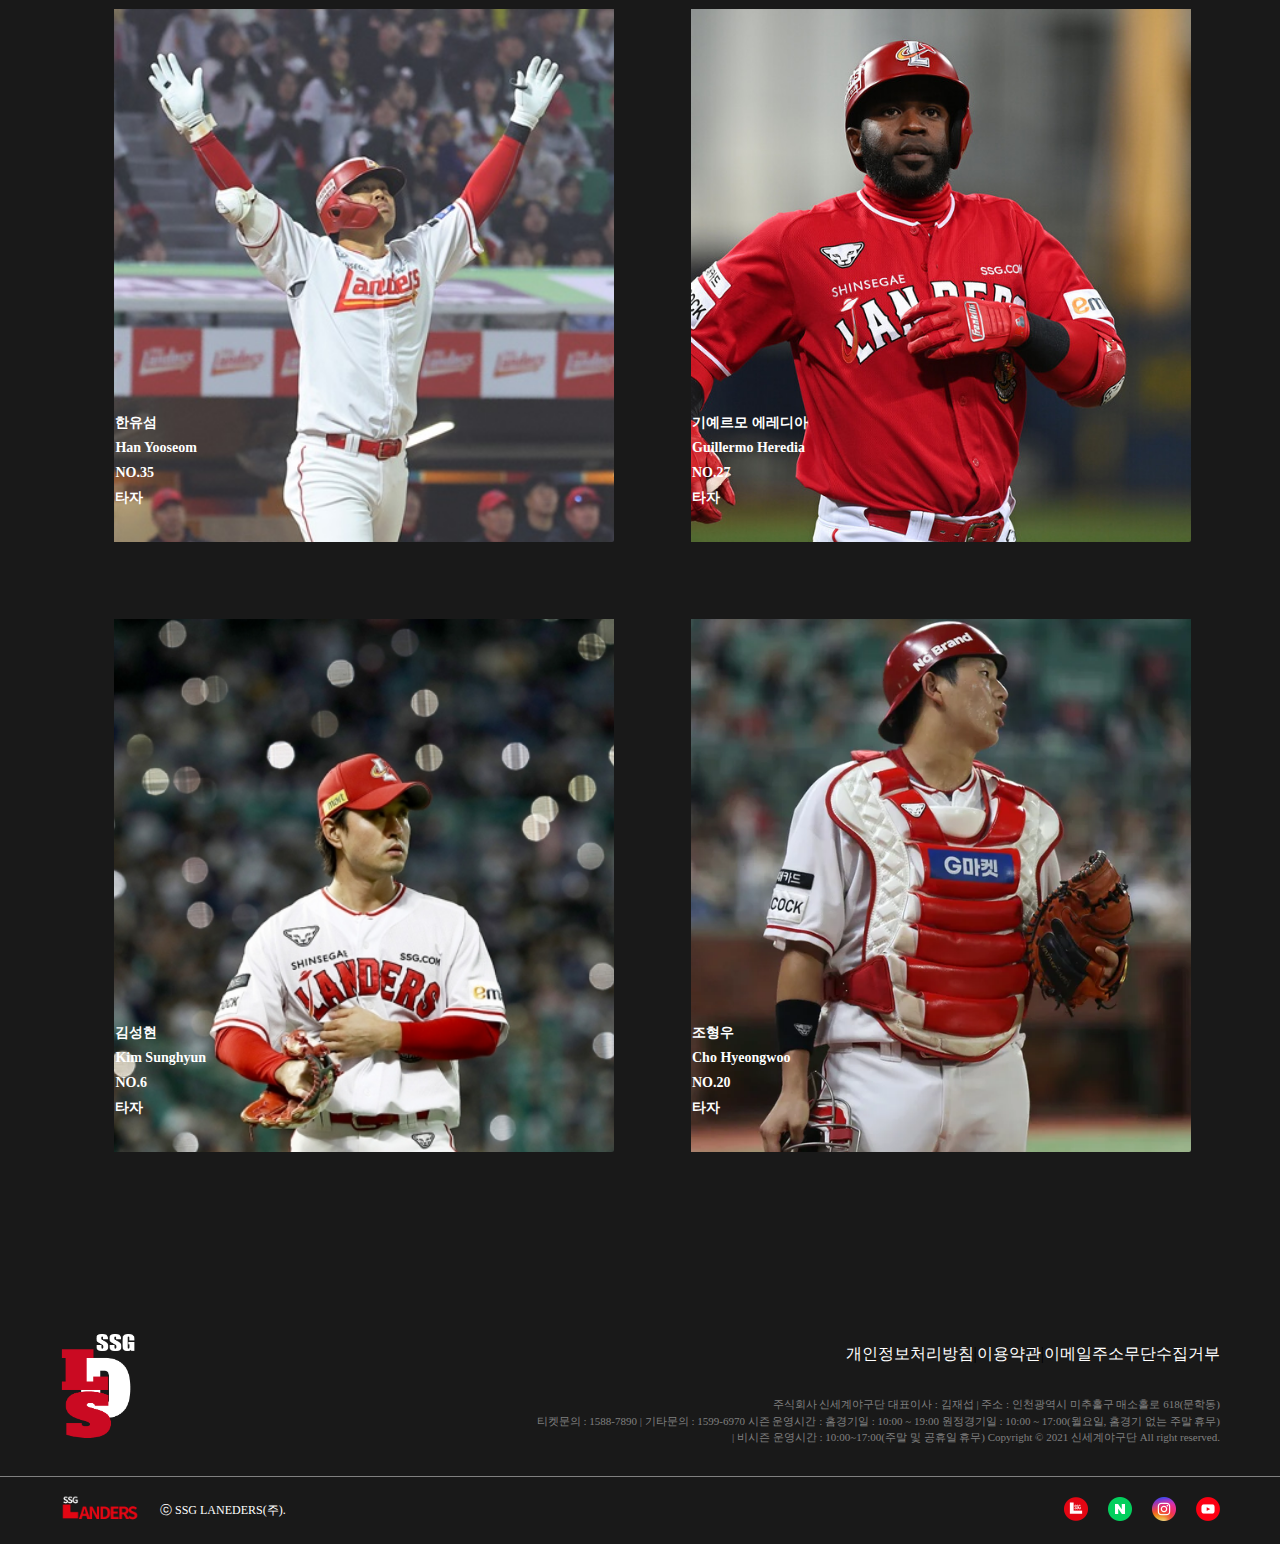
<file: html/player_page.html>
<!DOCTYPE html>
<html lang="en">
<head>
    <meta charset="UTF-8">
    <meta name="viewport" content="width=device-width, initial-scale=1.0">
    <link rel="stylesheet" href="./../css/reset.css">
    <link rel="stylesheet" href="./../css/common.css">
    <link rel="stylesheet" href="./../css/player.css">

    <title>Document</title>
</head>
<body>

    <header>
        <div class="d_nav1">
            <section class="d_h_sec1">
                <h1 class="d_logo">
                    <a href="./../index.html"><img src="./../img/logo500.png" alt="logo"></a>
                </h1>
                <ul class="d_nav_2">
                    <li class="d_nav_li_1">
                        <div class="d_border_1">
                            <a href="#">
                                <h2>SSGLANDERS</h2>
                            </a>
                        </div>

                        <div class="d_hover_1">
                            <ul class="d_2deth_1 d_flex">
                                <li>
                                    <a href="./ssg_report.html">구단소개</a>
                                </li>
                                <li>
                                    <a href="./ssg_history.html">HISTORY</a>
                                </li>
                            </ul>
                        </div>
                    </li>
                    <li class="d_nav_li_2">
                        <div class="d_border_2">
                            <a href="#">
                                <h2>PLAYERS</h2>
                            </a>
                        </div>

                        <div class="d_hover_2">
                            <ul class="d_2deth_2 d_flex ">
                                <li>
                                    <a href="./player_page.html">투수</a>
                                </li>
                                <li>
                                    <a href="./player_page.html">타자</a>
                                </li>
                            </ul>
                        </div>
                    </li>
                    <li class="d_nav_li_3">
                        <div class="d_border_3">
                            <a href="#">
                                <h2>GAME</h2>
                            </a>
                        </div>

                        <div class="d_hover_3">
                            <ul class="d_2deth_3 d_flex">
                                <li>
                                    <a href="./info.html">입장권안내</a>
                                </li>
                                <li>
                                    <a href="./news.html">소식</a>
                                </li>
                                <li>
                                    <a href="./photo.html">포토</a>
                                </li>
                            </ul>
                        </div>
                    </li>
                    <li>
                        <div class="d_border_4">
                            <a href="./shop_page.html">
                                <h2>SHOP</h2>
                            </a>
                        </div>

                    </li>
                </ul>
            </section>
            <section>
                <nav class="d_nav_f">
                    <ul class="d_ul_f">
                        <li>
                            <a href="./login.html">
                                <h3>LOGIN</h3>
                            </a>
                        </li>
                        <li>
                            <a href="./join.html">
                                <h3>JOIN</h3>
                            </a>
                        </li>
                        <li class="d_li_f" id="d_more_btn">
                            <a href="#"><img src="./../img/more_see_w.png" alt="more"></a>
                        </li>
                    </ul>
                </nav>
            </section>
        </div>

    </header>
    <div class="head_thing" id="d_head_thing2">
        <section class="d_sec_mobile">
            <div class="d_mobile_position">
                <ul class="mobile_nav1">
                    <li class="home_icon">
                        <img src="./../img/home_w.png" alt="home">
                    </li>
                    <li class="x_icon" id="d_x_icon">
                        <img src="./../img/x_w.png" alt="x">
                    </li>
                </ul>
                
            </div>

            <div class="d_mobile_div1">
                <nav class="mobile_nav2">
                    <div class="d_btnlogin">LOGIN</div>
                </nav>
                <nav class="mobile_nav3">
                    <div class="d_btnjoin">JOIN US</div>
                </nav>
            </div>
            <div class="d_line1"></div>
            <div class="d_flex_navmobile">
                <div class="d_flex_nav2">
                    <ul class="d_mobile_nav4">
                        <li>
                            <div>
                                <a href="#">
                                    <h2>SSGLANDERS</h2>
                                </a>
                            </div>
                        </li>
                        <li>
                            <div>
                                <a href="#">
                                    <h2>PLAYERS</h2>
                                </a>
                            </div>
                        </li>
                        <li>
                            <div class="d_border_3">
                                <a href="#">
                                    <h2>GAME</h2>
                                </a>
                            </div>
                        </li>
                        <li>

                            <div class="d_border_4">
                                <a href="./shop_page.html">
                                    <h2>SHOP</h2>
                                </a>
                            </div>
                        </li>

                    </ul>
                </div>
                <div class="d_line2"></div>
                <div class="d_flex_nav3">
                    <ul>
                        <li>

                            <div>
                                <ul class="d_mobile_nav4">
                                    <li>
                                        <a href="./ssg_report.html">구단소개</a>
                                    </li>
                                    <li>
                                        <a href="./ssg_history.html">HISTORY</a>
                                    </li>
                                </ul>
                            </div>
                        </li>

                    </ul>
                </div>
            </div>

        </section>        
    </div>


</header>
<main>
<article>
        <section class="cshd">
            <div class="cs_main1"><img src="./../img/tjstneks.png" alt="선수단 사진"></div>
            <p class="cshd_txt">SSG LENDERS PLAYER</p>
        </section>
        <section class="cshd1">
            <article class="cshd1-1">
                <p>투수</p>
                <div class="cshd-img"><a href="./player_page.html"><img src="./../img/csmore.png" alt="모어사진"></a></div>
            </article>
        </section>
        <section class="cs_main_pl1">
            <div class="cs_main_pl">
            <div class="csplayer_img"><img src="./../img/ssg1.jfif" alt="김광현 사진"><a href=""></a>
            <div class="csplayer_info"><p>김광현<br></p><h3>Kim Kwang Hyun</h3><h3>NO.29</h3></div></div>
            <div class="csplayer_img"><img src="./../img/ssg2.jpg" alt="앤더슨"><a href=""></a>
            <div class="csplayer_info"><p>앤드류 앤더슨</p><h3>Andrew James Anderson</h3><h3>NO.42</h3></div></div>
          <div class="csplayer_img"><img src="./../img/ssg3.jpg" alt="문승원 사진"><a href=""></a>
           <div class="csplayer_info"><p>문승원<br></p><h3>Moon Seung-won</h3><h3>NO.29</h3></div></div>
          <div class="csplayer_img"><img src="./../img/ssgplayer44.jpg" alt="박종훈 사진"><a href=""></a>
            <div class="csplayer_info"><p>박종훈<br></p><h3>Park Jong-hoon</h3><h3>NO.50</h3></div></div>
            </div>
        </section>
        <section class="cs_main_pl1">
            <div class="cs_main_pl">
            <div class="csplayer_img"><img src="./../img/ssgplayer5.jpg" alt="조병현 사진"><a href=""></a>
            <div class="csplayer_info"><p>조병현<br></p><h3>Jo Byeonghyeon</h3><h3>NO.19</h3></div></div>
             <div class="csplayer_img"><img src="./../img/ssgplayer7.jpg" alt="노경은 사진"><a href=""></a>
            <div class="csplayer_info"><p>노경은<br></p><h3>Noh Kyungeun</h3><h3>NO.38</h3></div></div>
            <div class="csplayer_img"><img src="./../img/ssgplayer6.jpg" alt="이로운 사진"><a href=""></a>
            <div class="csplayer_info"><p>이로운<br></p><h3>Lee Roun</h3><h3>NO.92</h3></div></div>
            <div class="csplayer_img"><img src="./../img/ssgplayer8.jpg" alt="서진용 사진"><a href=""></a>
            <div class="csplayer_info"> <p>서진용<br></p><h3>Seo Jinyong</h3><h3>NO.22</h3></div></div></div>
        </section>
         <section class="cshd1">
            <article class="cshd1-1">
                <p>타자</p>
                <div class="cshd-img"><a href="./player_page.html"><img src="./../img/csmore.png" alt="랜더스 사진"></a></div>
            </article>
            </section>
            <section class="cs_main_pl1">
            <div class="cs_main_pl">
                <div class="csplayer_img"><img src="./../img/ssg3.jpg" alt="최정 사진"><a href=""></a>
            <div class="csplayer_info"><p>최정<br></p><h3> Choi Jeong</h3><h3>NO.14</h3><h2>타자</h2></div></div>
            <div class="csplayer_img"><img src="./../img/parksh.jpg" alt="박성한 사진"><a href=""></a>
                <div class="csplayer_info"><p>박성한<br></p><h3>Park Seonghan</h3><h3>NO.2</h3><h2>타자</h2></div></div>
            <div class="csplayer_img"><img src="./../img/ssgplayer11.jpg" alt="최지훈 사진"><a href=""></a>
                <div class="csplayer_info"><p>최지훈<br></p><h3>Choi Jihoon</h3><h3>NO.54</h3><h2>타자</h2></div></div>
               <div class="csplayer_img"><img src="./../img/ohtg.jpg" alt="오태곤 사진"><a href=""></a>
                <div class="csplayer_info"><p>오태곤<br></p><h3>Oh Taegon</h3><h3>NO.37</h3><h2>타자</h2></div></div>
               </div>
        </section>
        <section class="cs_main_pl1">
            <div class="cs_main_pl">
                <div class="csplayer_img"><img src="./../img/ssg4.jpg" alt="한유섬 사진"><a href=""></a>
            <div class="csplayer_info"><p>한유섬<br></p><h3>Han Yooseom</h3><h3>NO.35</h3><h2>타자</h2></div></div>
            <div class="csplayer_img"><img src="./../img/ssgplayererd.jpg" alt="에레디아 사진"><a href=""></a>
                <div class="csplayer_info"><p>기예르모 에레디아<br><h3> Guillermo Heredia</h3><h3>NO.27</h3><h2>타자</h2></div></div>
             <div class="csplayer_img"><img src="./../img/ssgplayer15.jpg" alt="김성현 사진"><a href=""></a>
                <div class="csplayer_info"><p>김성현<br></p><h3>Kim Sunghyun</h3><h3>NO.6</h3><h2>타자</h2></div></div>
              <div class="csplayer_img"><img src="./../img/ssgplayerjho.jpg" alt="조형우 사진"><a href=""></a>
                <div class="csplayer_info"><p>조형우<br></p><h3>Cho Hyeongwoo</h3><h3>NO.20</h3><h2>타자</h2></div></div>
            </div>
    </section>
</article>
</main>


    <footer>
            

        <div class="footer_sec">
            <div class="box">
                <div class="footer_logo">
                    <a href="#"><img src="./../img/logo_white.png" alt="logo"></a>
                </div>
                <section class="news_notice">
                    <ul>
                        <li><a href="#">개인정보처리방침 </a></li>
                        <li>
                            <span class="stick">|</span>
                        </li>
                    
                        <li><a href="#">이용약관 </a></li>

                        <li>
                            <span class="stick">|</span>
                        </li>
                        
                        <li><a href="#">이메일주소무단수집거부</a></li>
                    </ul>
                    <p>주식회사 신세계야구단 대표이사 : 김재섭 | 주소 : 인천광역시 미추홀구 매소홀로 618(문학동)  <br>티켓문의 : 1588-7890 | 기타문의 : 1599-6970
                        시즌 운영시간 : 홈경기일 : 10:00 ~ 19:00 원정경기일 : 10:00 ~ 17:00(월요일, 홈경기 없는 주말 휴무) <br> | 비시즌 운영시간 :
                        10:00~17:00(주말
                        및 공휴일 휴무)
                        Copyright © 2021 신세계야구단 All right reserved.</p>
                </section>
            </div>
            <div id="fot_line"></div>
            <section class="footer_icon">
                <div class="fot_icon">
                    <div id="fot_logo"><img src="./../img/footer_logo.png" alt=""></div>
                    <h4>ⓒ SSG LANEDERS(주).</h4>
                </div>
                <div>
                    <ul class="fot_sns_icon">
                        <li><a href="#">
                                <img src="./../img/snslogo.png" alt="sns">
                            </a></li>
                        <li><a href="#">
                                <img src="./../img/sns_naver.png" alt="naver">
                            </a></li>
                        <li><a href="#">
                                <img src="./../img/sns_instagram.png" alt="insta">
                            </a></li>
                        <li><a href="#">
                                <img src="./../img/sns_youtube.png" alt="youtube">
                            </a></li>
                    </ul>
                </div>
            </section>
        </div>
    </footer>


    <script src="./../js/common.js"></script>
</body>
</html>
</file>
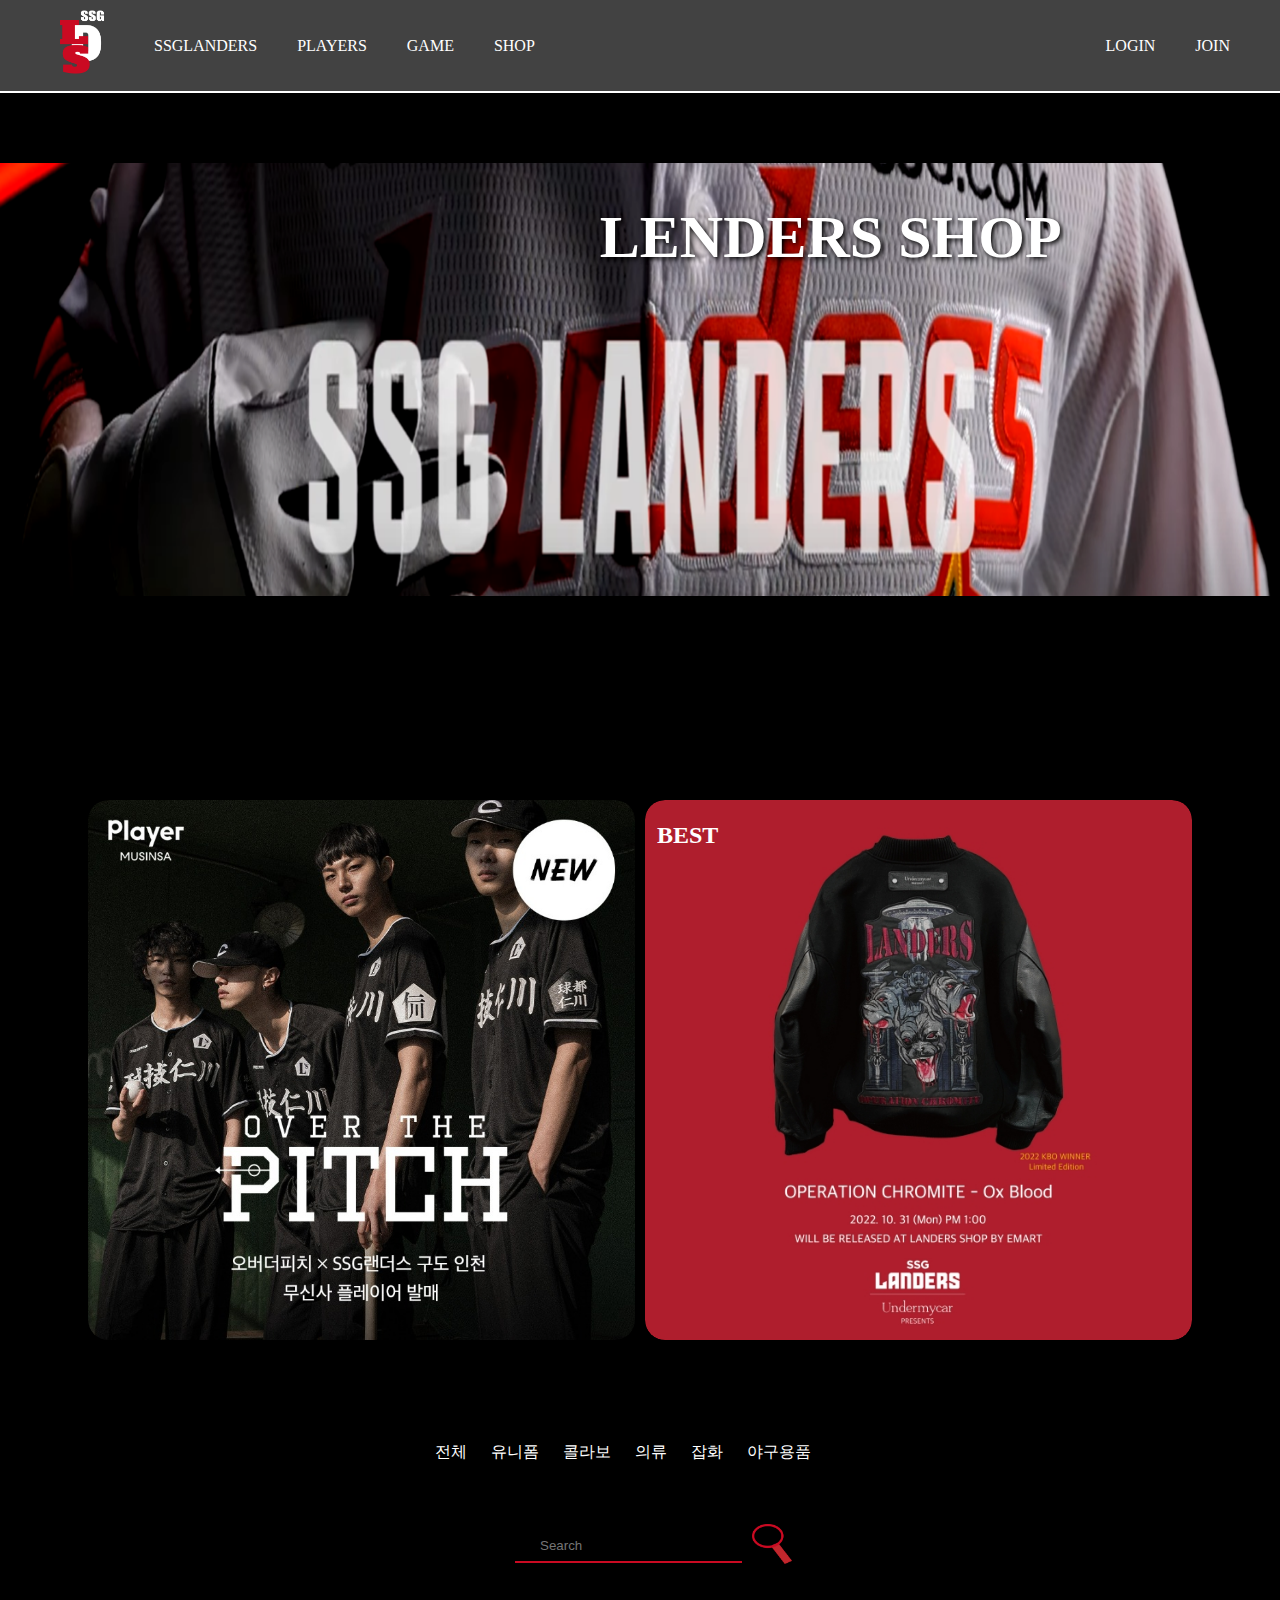
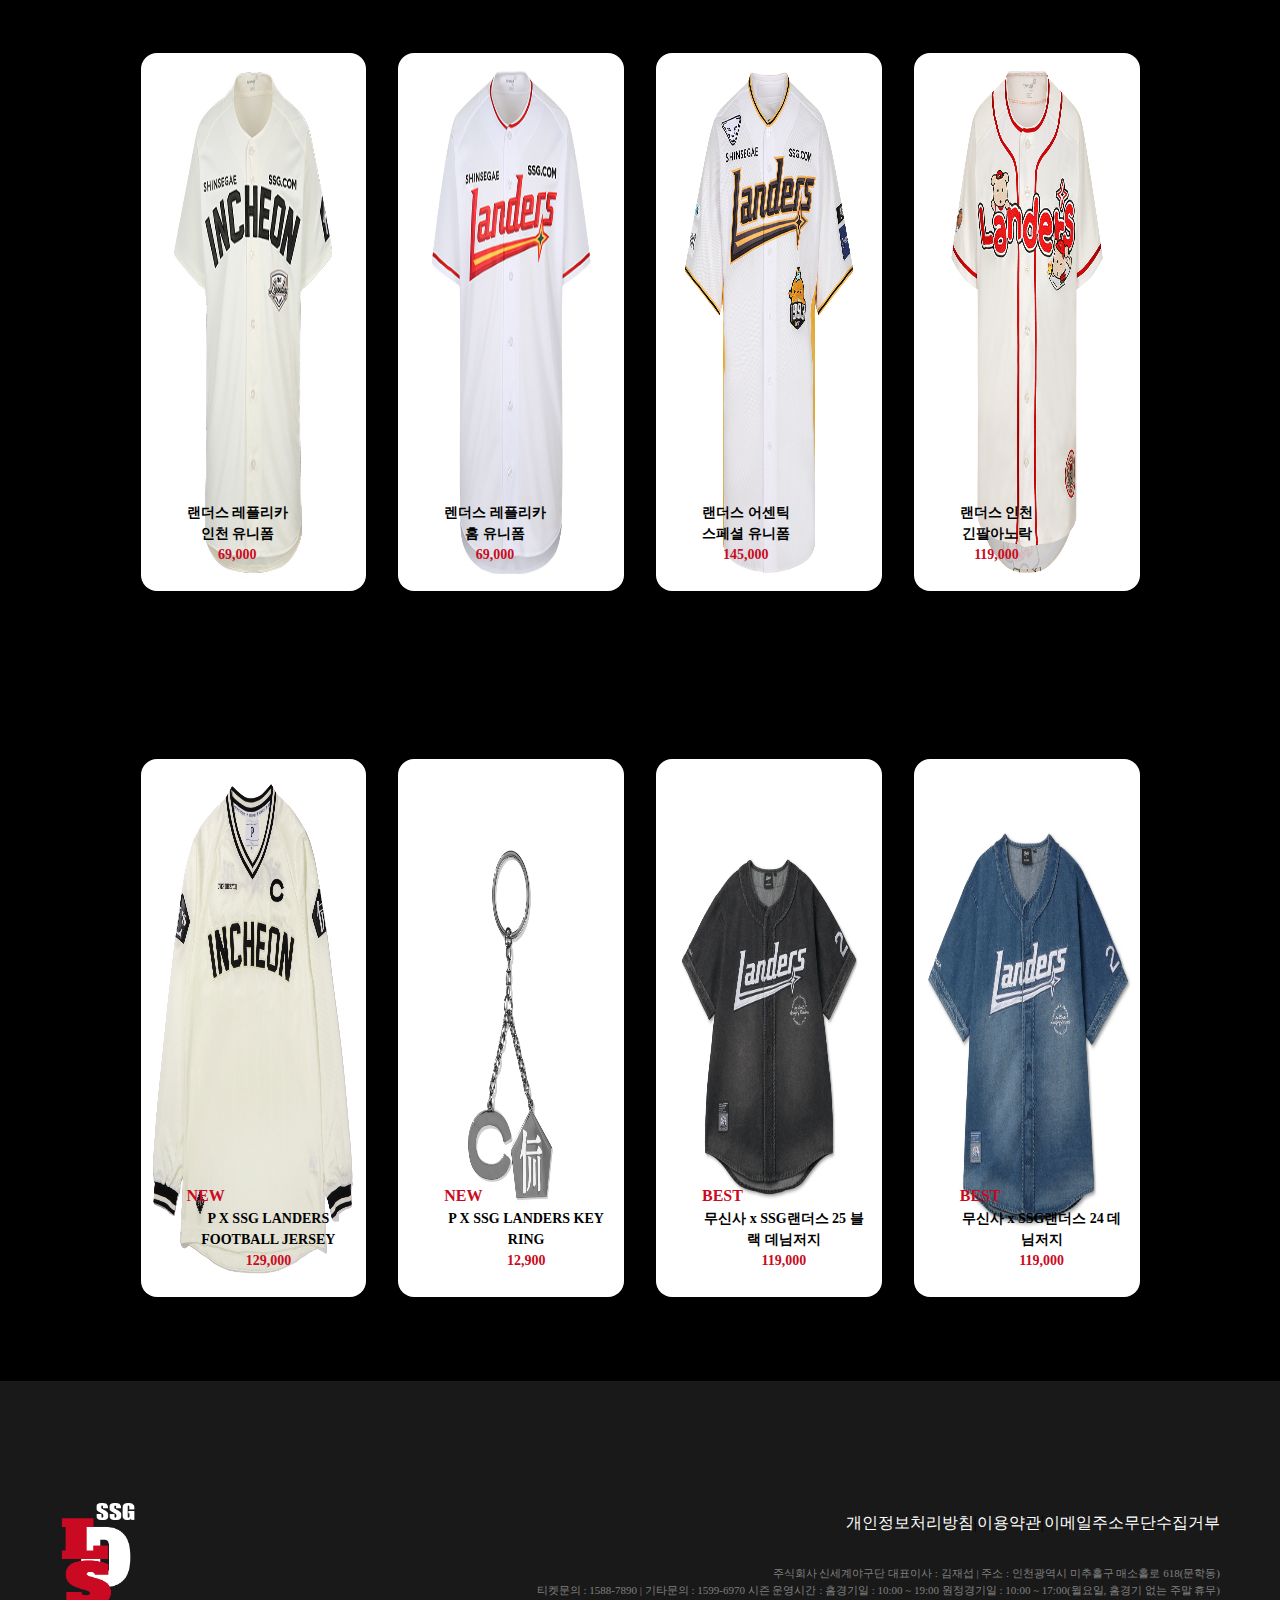
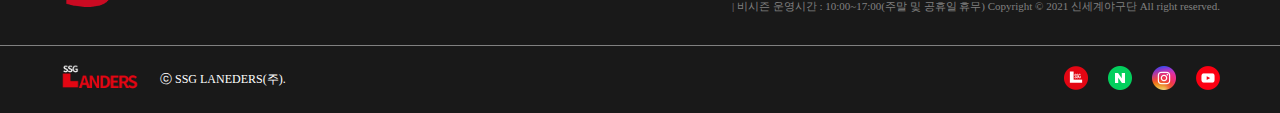
<file: html/shop_page.html>
<!DOCTYPE html>
<html lang="en">
<head>
    <meta charset="UTF-8">
    <meta name="viewport" content="width=device-width, initial-scale=1.0">
    <link rel="stylesheet" href="./../css/reset.css">
    <link rel="stylesheet" href="./../css/shop.css">
    <link rel="stylesheet" href="./../css/common.css">
    
    <title>Document</title>
</head>
<body>

    <header>
        <div class="d_nav1">
            <section class="d_h_sec1">
                <h1 class="d_logo">
                    <a href="./../index.html"><img src="./../img/logo500.png" alt="logo"></a>
                </h1>
                <ul class="d_nav_2">
                    <li class="d_nav_li_1">
                        <div class="d_border_1">
                            <a href="#">
                                <h2>SSGLANDERS</h2>
                            </a>
                        </div>

                        <div class="d_hover_1">
                            <ul class="d_2deth_1 d_flex">
                                <li>
                                    <a href="./ssg_report.html">구단소개</a>
                                </li>
                                <li>
                                    <a href="./ssg_history.html">HISTORY</a>
                                </li>
                            </ul>
                        </div>
                    </li>
                    <li class="d_nav_li_2">
                        <div class="d_border_2">
                            <a href="#">
                                <h2>PLAYERS</h2>
                            </a>
                        </div>

                        <div class="d_hover_2">
                            <ul class="d_2deth_2 d_flex ">
                                <li>
                                    <a href="./player_page.html">투수</a>
                                </li>
                                <li>
                                    <a href="./player_page.html">타자</a>
                                </li>
                            </ul>
                        </div>
                    </li>
                    <li class="d_nav_li_3">
                        <div class="d_border_3">
                            <a href="#">
                                <h2>GAME</h2>
                            </a>
                        </div>

                        <div class="d_hover_3">
                            <ul class="d_2deth_3 d_flex">
                                <li>
                                    <a href="./info.html">입장권안내</a>
                                </li>
                                <li>
                                    <a href="./news.html">소식</a>
                                </li>
                                <li>
                                    <a href="./photo.html">포토</a>
                                </li>
                            </ul>
                        </div>
                    </li>
                    <li>
                        <div class="d_border_4">
                            <a href="./shop_page.html">
                                <h2>SHOP</h2>
                            </a>
                        </div>

                    </li>
                </ul>
            </section>
            <section>
                <nav class="d_nav_f">
                    <ul class="d_ul_f">
                        <li>
                            <a href="./login.html">
                                <h3>LOGIN</h3>
                            </a>
                        </li>
                        <li>
                            <a href="./join.html">
                                <h3>JOIN</h3>
                            </a>
                        </li>
                        <li class="d_li_f" id="d_more_btn">
                            <a href="#"><img src="./../img/more_see_w.png" alt="more"></a>
                        </li>
                    </ul>
                </nav>
            </section>
        </div>

    </header>
    <div class="head_thing" id="d_head_thing2">
        <section class="d_sec_mobile">
            <div class="d_mobile_position">
                <ul class="mobile_nav1">
                    <li class="home_icon">
                        <img src="./../img/home_w.png" alt="home">
                    </li>
                    <li class="x_icon" id="d_x_icon">
                        <img src="./../img/x_w.png" alt="x">
                    </li>
                </ul>
                
            </div>

            <div class="d_mobile_div1">
                <nav class="mobile_nav2">
                    <div class="d_btnlogin">LOGIN</div>
                </nav>
                <nav class="mobile_nav3">
                    <div class="d_btnjoin">JOIN US</div>
                </nav>
            </div>
            <div class="d_line1"></div>
            <div class="d_flex_navmobile">
                <div class="d_flex_nav2">
                    <ul class="d_mobile_nav4">
                        <li>
                            <div>
                                <a href="#">
                                    <h2>SSGLANDERS</h2>
                                </a>
                            </div>
                        </li>
                        <li>
                            <div>
                                <a href="#">
                                    <h2>PLAYERS</h2>
                                </a>
                            </div>
                        </li>
                        <li>
                            <div class="d_border_3">
                                <a href="#">
                                    <h2>GAME</h2>
                                </a>
                            </div>
                        </li>
                        <li>

                            <div class="d_border_4">
                                <a href="#">
                                    <h2>SHOP</h2>
                                </a>
                            </div>
                        </li>

                    </ul>
                </div>
                <div class="d_line2"></div>
                <div class="d_flex_nav3">
                    <ul>
                        <li>

                            <div>
                                <ul class="d_mobile_nav4">
                                    <li>
                                        <a href="#">구단소개</a>
                                    </li>
                                    <li>
                                        <a href="#">HISTORY</a>
                                    </li>
                                </ul>
                            </div>
                        </li>

                    </ul>
                </div>
            </div>

        </section>        
    </div>


    <main>
        <article>
        <section class="st_hd">
            <div class="csmain1"><img src="./../img/shophd.png" alt="상품메인"></div>
            <p class="sthd_txt">LENDERS SHOP</p>
        <section class="csshop-best">
            <div class="csimage-box">
            <div class="csshop_main1">
            <img src="./../img/shop8.jfif" alt="오비터피치">
            </div>
            <div class="csshop_main2">
            <img src="./../img/1750840355.jpg" alt="오비더상품">
           </div>
           </div>
           <div class="csimage-box">
               <div class="csshop_main1">
                   <img src="./../img/shopbox2.jpg" alt="마이커">
               </div>
               <div class="csshop_main2">
                   <img class="csshop_main2-1" src="./../img/vacity.jpg" alt="바시티자켓">
               </div>
               <div class="cstxt1">BEST</div>
           </div>
        </section>
        <section class="csshop">
            <div class="csshop_hd">
                <nav class="csshop_nav">
                    <a href="">전체</a>
                    <a href="">유니폼</a>
                    <a href="">콜라보</a>
                    <a href="">의류</a>
                    <a href="">잡화</a>
                    <a href="">야구용품</a>
                </nav>
            </div>
            <div class="csshop_search">
                <input type="text" placeholder="Search">
            <button><img src="./../img/Untitled-1.png" alt="검색창"></button>
            </div>
        </section>
            <section class="csmain_pl1">
            <div class="csmain_pl">
            <div class="csshop_img"><img src="./../img/shop1.jpg" alt="인천유니폼"><a href=""></a>
            <div class="csshop_pr"><span></span><br><p>랜더스 레플리카<br>인천 유니폼</p><h3>69,000</h3></div></div>
            <div class="csshop_img"><img src="./../img/shoppg2.jpg" alt="홈유니폼"><a href=""></a>
            <div class="csshop_pr"><span></span><br><p>렌더스 레플리카<br>홈 유니폼</p><h3>69,000</h3></div></div>
          <div class="csshop_img"><img src="./../img/ssgemart.jpg" alt="이마트유니폼"><a href=""></a>
           <div class="csshop_pr"><span></span><br><p>랜더스 어센틱<br>스페셜 유니폼</p><h3>145,000</h3></div></div>
          <div class="csshop_img"><img src="./../img/pochaco.png" alt="포차코유니폼"><a href=""></a>
            <div class="csshop_pr"><span></span><br><p>랜더스 인천<br>긴팔아노락</p><h3>119,000</h3></div></div>
            </div>
        </section>
        <section class="csmain_pl1">
            <div class="csmain_pl">
            <div class="csshop_img"><img src="./../img/pxssgjj.jpg" alt="저지"><a href=""></a>
            <div class="csshop_pr"><span>NEW</span><br><p>P X SSG LANDERS FOOTBALL JERSEY<br></p><h3>129,000</h3></div></div>
             <div class="csshop_img"><img src="./../img/shop5.jpg" alt="키링"><a href=""></a>
            <div class="csshop_pr"><span>NEW</span><br><p>P X SSG LANDERS KEY RING<br></p><h3>12,900</h3></div></div>
            <div class="csshop_img"><img src="./../img/sho3.jpg" alt="무신사흑청"><a href=""></a>
            <div class="csshop_pr"><span>BEST</span><br><p>무신사 x SSG랜더스 25 블랙 데님저지<br></p><h3>119,000</h3></div></div>
            <div class="csshop_img"><img src="./../img/4237328_17218919441981_big.jpg" alt="무신사데님"><a href=""></a>
           <div class="csshop_pr"><span>BEST</span><br><p>무신사 x SSG랜더스 24 데님저지<br></p><h3>119,000</h3></div></div></div>
        </section>
        </section>
        </article>
    </main>


    <footer>
            

        <div class="footer_sec">
            <div class="box">
                <div class="footer_logo">
                    <a href="#"><img src="./../img/logo_white.png" alt="logo"></a>
                </div>
                <section class="news_notice">
                    <ul>
                        <li><a href="#">개인정보처리방침 </a></li>
                        <li>
                            <span class="stick">|</span>
                        </li>
                    
                        <li><a href="#">이용약관 </a></li>

                        <li>
                            <span class="stick">|</span>
                        </li>
                        
                        <li><a href="#">이메일주소무단수집거부</a></li>
                    </ul>
                    <p>주식회사 신세계야구단 대표이사 : 김재섭 | 주소 : 인천광역시 미추홀구 매소홀로 618(문학동)  <br>티켓문의 : 1588-7890 | 기타문의 : 1599-6970
                        시즌 운영시간 : 홈경기일 : 10:00 ~ 19:00 원정경기일 : 10:00 ~ 17:00(월요일, 홈경기 없는 주말 휴무) <br> | 비시즌 운영시간 :
                        10:00~17:00(주말
                        및 공휴일 휴무)
                        Copyright © 2021 신세계야구단 All right reserved.</p>
                </section>
            </div>
            <div id="fot_line"></div>
            <section class="footer_icon">
                <div class="fot_icon">
                    <div id="fot_logo"><img src="./../img/footer_logo.png" alt=""></div>
                    <h4>ⓒ SSG LANEDERS(주).</h4>
                </div>
                <div>
                    <ul class="fot_sns_icon">
                        <li><a href="#">
                                <img src="./../img/snslogo.png" alt="sns">
                            </a></li>
                        <li><a href="#">
                                <img src="./../img/sns_naver.png" alt="naver">
                            </a></li>
                        <li><a href="#">
                                <img src="./../img/sns_instagram.png" alt="insta">
                            </a></li>
                        <li><a href="#">
                                <img src="./../img/sns_youtube.png" alt="youtube">
                            </a></li>
                    </ul>
                </div>
            </section>
        </div>
    </footer>

    <script src="./../js/common.js"></script>
</body>
</html>
</file>
<file: css/info_style.css>
*{
    padding: 0; margin: 0;
}
a{
    text-decoration: none;
}
li{
    list-style: none;
}
main{
    background-color: #191919;
}
.main{
    width: 100%;
}
.main_top{
    width: 100%; 
    
}
.main_top{
    width: 100%; height:80vh;
    background-image: url(./../img/seat_info_img2.png.jpg);
    background-repeat: no-repeat;
    background-size: 1920px auto;
    background-position: center;
    display: flex;
    align-items: center;
    justify-content: center;
}
.main_top>h2{
    color: #fff;
    font-size: 6vw;
    font-weight: 700;
}
.seat{
    padding-top: 100px;
}
.seat>h3{
    font-size: 2.8vw;
    color:#fff;
    text-align: center;
}
.seat_img{
    width: 65%; 
    margin: 0 auto;
}
.seat_img>img{
    width: 100%;
}

.table_text{
    color: #ca0c22;
    font-size: 4vw;
    font-weight: 700;
    text-align: center;

}
table{
    width:75%;
    margin: 0 auto;
    margin-top: 50px;
    margin-bottom: 50px;
    
}
table td{
    color:#fff;
    
}
.main_table1{
   
    background-color: #ca0c22;
}
.main_table1>td{
    padding: 10px 20px;
    text-align: center;
    font-size: 1.4vw;
    font-weight: 500;
    
}
.main_table2>th{
    color: #fff;
    font-size: 1.4vw;        
    padding: 10px;
    border-top: 1px solid #808080;
    
}
.main_table2>td{
   
    text-align: center;
    border-bottom: 1px solid #808080;
    padding: 10px;

}   
.main_table3>th{
    color: #fff;
    font-size: 1.8vw;        
    padding: 10px;
    border-top: 1px solid #808080;
    border-bottom: 1px solid #808080;
}
.main_table3>td{
   
    text-align: center;
    border-bottom: 1px solid #808080;
    padding: 10px;

}
.info_noti{
    padding-bottom: 200px;
}
.info_noti li{
    text-align: center;
    color: #808080;
    font-size: 12px;
}
.info_noti p{
    text-align: center;
    color: #808080;
    font-size: 12px;
    
}
.info_noti span{
    color:#ca0a22;
   
}
</file>
<file: css/common.css>
header{
    width: 100%; 
    background-color: rgba(19,19,19,0.8);
    padding: 10px 50px;
    box-sizing: border-box;
    position: relative;
    border-bottom:2px solid #fff;
    z-index: 99;
    
}
header a{
    color: #fff;
}
header>.d_nav1{
    width: 100%;
    display: flex;
    justify-content: space-between;
    align-items: center;
}
header .d_logo{
    width: 4rem; height: 100%;
    
}
header .d_nav1 img{
    width: 100%;
}
header .d_h_sec1{
    display: flex;
    gap: 40px;
    align-items: center;
    
}
header .d_nav_2{
    display: flex;
    gap: 40px;
    
    
    
}

.d_border_1 h2:hover{
    color: #ca0a22;
       
}


.d_border_2 h2:hover{
    color: #ca0a22;
       
}

.d_border_3 h2:hover{
    color: #ca0a22;
       
}

.d_border_4 h2:hover{
    color: #ca0a22;
       
}

.d_ul_f li h3:hover {
    color: #ca0a22;
    box-shadow: inset 0 -8px 0 #fff;
    font-weight: 700;
}

header .d_hover_1,.d_hover_2,.d_hover_3{
    display: flex;
    
    align-items: center;
}
header .d_nav_li_1:hover .d_hover_1{
    height: 80px;
}

header .d_hover_1{
    width: 100%; height: 0;
    overflow: hidden;
    background-color: rgba(19,19,19,0.8);
    position: absolute;
    top: 91px; left: 0;
    transition-duration: 0.5s;
    z-index: 99;
    
}
header .d_2deth_1{
    padding-left: 155px;
  
}
header .d_nav_li_2:hover .d_hover_2{
    height: 80px;
}
header .d_hover_2{
    width: 100%; height: 0;
    overflow: hidden;
    background-color: rgba(19,19,19,0.8);
    position: absolute;
    top: 91px; left: 0;
    transition-duration: 0.5s;
    z-index: 999;
    
}
header .d_2deth_2{
    padding-left: 295px;
  
}

header .d_nav_li_3:hover .d_hover_3{
    height: 80px;
}

header .d_hover_3{
    width: 100%; height: 0;
    overflow: hidden;
    background-color: rgba(19,19,19,0.8);
    position: absolute;
    top: 91px; left: 0;
    transition-duration: 0.5s;
    z-index: 9999;
    
}

header .d_2deth_3{
    padding-left: 400px;
  
}
.d_flex li a:hover{
    color: #fff;
    box-shadow: inset 0 -8px 0 #ca0a22;
}

.d_flex li a{
    color: #808080;
}





header .d_flex{
    display: flex;
    gap: 40px;
    
}

header .d_nav_f{
    width: 100%;
}


header .d_ul_f{
    display: flex;
    gap: 40px;
  
}

header .d_li_f {
    width: 1.8rem; height: 1.8rem;  
    display: none;  
    
    
}
header .d_li_f img{
    width: 100% ;
}



.head_thing{
    
    width: 100%; 
    background-color: rgba(19,19,19,0.8);
    padding: 10px 50px;
    box-sizing: border-box;
    position: absolute;
    top: 0; left: 0;
    display: none;
    z-index: 999;
    
    
}


.head_thing a{
    color: #fff;
}


.d_sec_mobile{
    width: 100%;  height: 898px;
    padding-top: 20px;
    box-sizing: border-box; 
    
    
}


.head_thing .d_line1 {
    width: 100%;
    border-bottom: 1px solid #808080;
    padding-top: 30px;

}

.head_thing .d_line2 {
    height: 700px;
    border-right: 1px solid #808080;
}



.d_sec_mobile .mobile_nav1{
    display: flex;
    justify-content: space-between;   
    padding-bottom: 30px;
}
.d_sec_mobile .home_icon{
    width: 2.3rem; height: 100%;
    
}

.d_sec_mobile .x_icon{
    width: 1.8rem; height: 100%;
    
}
.d_sec_mobile img{
    width: 100%; 
}


.d_sec_mobile .d_mobile_div1{
    display: flex;
    justify-content: center;
    gap: 30px;
}
.d_sec_mobile .mobile_nav2:hover .d_btnlogin{
    color: #fff;
    transition-duration: 0.1s;
}

.d_sec_mobile .d_btnlogin{
    color: #808080;
    border: 1px solid #fff;
    border-radius: 20px;
    padding: 8px 25px;
}

.d_sec_mobile .mobile_nav3:hover .d_btnjoin{
    color: #fff;
    transition-duration: 0.1s;
}
.d_sec_mobile .d_btnjoin{
    color: #808080;
    border: 1px solid #fff;
    border-radius: 20px;
    padding: 8px 25px;
}
.d_sec_mobile>.d_flex_navmobile{
    display: flex;
    padding-top: 20px;
    
}
.d_sec_mobile .d_flex_nav2{
    flex: 1;

}
.d_sec_mobile .d_flex_nav3{
    flex: 1;
    
    
}

.d_sec_mobile .d_mobile_nav4{
    padding-left: 20px;
}
.d_sec_mobile .d_mobile_nav4>li{
    padding: 20px 0;

}







footer{
    
    width: 100%; 
    background-color: #191919;
    box-sizing: border-box;
    padding-top: 100px;
    
}

.footer_sec>.box{
    display: flex;
    justify-content: space-between;
    padding: 0 60px;
}
.footer_logo{
    width: 80px;
    padding-top: 20px;
  
    

}
.footer_logo>a{
    display: block;
}
.footer_logo img{
    width: 100%;
    
    
}

.news_notice>ul{
    display: flex;
    justify-content: end;
}   
.news_notice>ul>.stick{
    color: #fff;
    padding: 0 5px ;
    font-size: 20px;
}
.news_notice{
    
    padding: 30px 0;

}
.news_notice>ul a{
    font-size: 16px;
    color: #fff;    
}
.news_notice>ul a:hover{
    color: #ca0a22;
}
.news_notice>p{
    padding-top: 30px;
    font-size: 11px;
    color: #808080;
    text-align: end;
}
#fot_line{
    border-top: 1px solid #808080;
}
.footer_icon{
    
    
    display: flex;
    justify-content: space-between;
    padding: 10px 60px;
    
    
}
.footer_icon>.fot_icon{
    display: flex;
    align-items: center;  
    gap: 20px;
    
}


.footer_icon>.fot_icon>div{
    width: 80px; 
}
.footer_icon>.fot_icon>div>img{
    width: 100%;
}
.footer_icon>.fot_icon>h4{
    color: #fff;
    font-size: 12px;
}
.footer_icon .fot_sns_icon{
    display: flex;
    gap: 20px;
    margin-top: 10px;
    
}
.footer_icon .fot_sns_icon img{
    width: 24px; height: 24px;
}



@media screen and (max-width:820px) {
    .footer_sec>.box{
        display: block;
        flex: none;
    }
    .news_notice{
        padding: 20px 0;
    }
    .news_notice>ul{
        display: block;
        flex: none;
    }
     .news_notice>ul>span{
        display: none;
     }
    .news_notice>p{
        display: none;
    }
    .footer_icon{
        display: block;
        flex: none;
    }
    .footer_icon>.fot_icon{
        display: block;
        flex: none;
      
    }
}
@media screen and (max-width: 825px) {
    header{
        overflow-x: hidden;
        min-width: auto;
    }
    header .d_nav_2 li{
        display: none;
    }
    header .d_ul_f h3{
        display: none;
    }

    header .d_li_f{
        display: block;
    }
}
</file>
<file: css/login.css>
main{
    
    width: 100%;
    padding: 200px 0 242px 0;
    box-sizing: border-box;
    background-color: #191919;

    
}
.d_imglogobox1{
    width: 7rem; height: 100%;
    margin: 0 auto;
    padding-bottom: 50px;
}
.d_imglogobox1 img{
    width: 100%;
}
.d_main_sec1{
    width: 25%;
    box-sizing: border-box;
    margin: 0 auto;
}

.d_login_box1{
    width: 100%;
    padding-bottom: 10px;
}

.d_ul_flex1{
    
    display: flex;
    justify-content: center;
    align-items: center;
}
.d_ul_flex1>li{
    flex: 1;
    
}
.d_login_1:hover{
    background-color:  #ca0a22;
    cursor: pointer;
}
.d_login_1{
   border:  1px solid rgba(255, 255, 255, 0.5);
   background-color: rgba(255, 255, 255, 0.5);
    border-radius: 8px 8px 0px 0px;
   
}
.d_login_2:hover{
    background-color:  #ca0a22;
    cursor: pointer;
}
.d_login_2{
   border:  1px solid rgba(255, 255, 255, 0.5);
   background-color: rgba(255, 255, 255, 0.5);
    border-radius: 8px 8px 0px 0px;
   
}

.d_login_1 h3{
    text-align: center;
    color: #fff;
    padding: 10px;
    box-sizing: border-box;
    
}
.d_login_2 h3{
    text-align: center;
    color: #fff;
    padding: 10px;
    box-sizing: border-box;
}
.d_ul_flex2{
    padding: 10px 0;
}
.d_ul_flex2>li{
    padding-bottom: 20px;
}

.id_box{
    width: 100%;
    border:1px solid #ca0a22;
    padding: 15px;
    box-sizing: border-box;
    background-color: rgba(255, 255, 255, 0.8);
    border-radius: 8px;
    
}
.d_login_btn1:hover{
    background-color:  #ca0a22;
    cursor: pointer;
}

.d_login_btn1{
    width: 100%;
    border:  1px solid rgba(255, 255, 255, 0.5);
   background-color: rgba(255, 255, 255, 0.5);
   border-radius: 8px;
   box-sizing: border-box;
}
.d_login_btn1 h3{
    text-align: center;
    color: #fff;
    padding: 10px;
    box-sizing: border-box;
}

.d_ul_flex3{
    display: flex;
    justify-content: center;
}
.d_ul_flex3 li{
    padding: 5px 10px;
    
}
.d_ul_flex3 a:hover{
    color: #fff;
}
.d_ul_flex3 a{
    color: rgba(255, 255, 255, 0.5) ;
} 
.d_ul_flex3 span{
    padding-right: 10px;
}

.d_login_btn2:hover{
    background-color:  #ca0a22;
    cursor: pointer;
}

.d_main_sec2{
    width: 25%;
    box-sizing: border-box;
    margin: 0 auto;
    display: none;  
    position: relative;
}


.d_login_btn2{
    width: 100%;
    border:  1px solid rgba(255, 255, 255, 0.5);
   background-color: rgba(255, 255, 255, 0.5);
   border-radius: 8px;
   box-sizing: border-box;
   position: absolute;
   top: -220px;
   
}
.d_login_btn2 h3{
    text-align: center;
    color: #fff;
    padding: 10px;
    box-sizing: border-box;
}

@media screen and (max-width: 820px){

    .d_main_sec1{
    width: 80%;

}
}
</file>
<file: css/photo_style.css>
*{
    padding: 0; margin: 0;
}
a{
    text-decoration: none;
}
li{
    list-style: none;
}
main{
    
    background-color: #191919;
    padding-bottom: 200px;
}
.main{
    width: 100%;
}
.main_top{
    width: 100%; 
    
}
.main_top{
    width: 100%; height:80vh;
    background-image: url(./../img/photo_mian_top.jpg);
    background-repeat: no-repeat;
    background-size: 1920px auto;
    display: flex;
    align-items: center;
    justify-content: center;
    background-position: center;
}
.main_top>h2{
    
    color: #fff;
    font-size: 6vw;
    font-weight: 700;
}
.picture{
    padding-top: 200px;
    padding-bottom: 100px;  
    width: 85%;
    margin: 0 auto;
    display: flex;
    flex-wrap: wrap;
    gap: 40px;
}
.picture>.picture_box{
    width:calc((100% - 120px)/4);   
    margin-bottom: 20px;
}
.picture>.picture_box>img{
    border-radius: 10px; height: 90%;
    width: 100%;
}

.picture>.picture_box>figcaption{
    font-size: 20px;
    color: #fff;
    margin: 24px 0 0 ;

}
.picture_paging{
    display: flex;
    align-items: center;
    justify-content: center;
    

}
.picture_paging_bnt{
    width: 20px;height: 20px;
}
.picture_paging_bnt>img{
    width: 100%;
}
.paging_number>ul{
    display: flex;
    gap: 10px;
    margin: 0 50px;
    

}
.paging_number>ul>li:hover{
    border-bottom: 1px solid #ca0a22;
    transition: 0.5s;
}
.paging_number>ul a{
    color: #fff;

} 

.paging_number>ul a:hover{
    color: #ca0a22;
    transition: 0.5s;
}



@media screen and (max-width:820px) {
   
    .picture>.picture_box{
        width:calc((100% - 40px)/2); 
        margin-bottom: 20px;
    }
}
</file>
<file: css/player.css>
*{
    padding: 0;
    margin: 0;
}
li{
    list-style: none;
}
a{
    text-decoration: none;
}

body{
   overflow-x: hidden;
}
main{
    width: 100%; 
    max-width: 1920px;
    background-color: #191919;
    margin: 0 auto;
    box-sizing: border-box;
    
}

.cshd{
     position: relative;
    
}
.cs_main1_pl1{
    margin-left: auto;
    margin-right: auto;
}
.cs_main1 img{
    width: 100%;
    height: auto;  
}
.csplayer_img{
    width: 100%;
    overflow: hidden;
    border-radius: 40px;
    position: relative;
}
.cshd_txt{
    position: absolute;
    color: #FFF;
    font-size: 60px;
    transform:translate(80%, -50%) ;
    font-weight: bold;
    text-shadow: 2px 2px 5px black;
    text-align: center;
    left: 48%;
}
.cshd_txt{
    top:20%;
    transform: translate(-50%, -50%);
}


.cshd1>.cshd1-1{
    display: flex;
    padding: 30px;
    margin-left:50px;
    margin-top: 50px;
    width: 100%;
    }
.cshd1>.cshd1-1>p{
    background: #ca0a22;
    color: #FFF;
    height: 20px;
    padding: 20px;
    border-radius: 20px;
    font-weight: bold;
    text-align: center;
}
.cshd1>.cshd1-1>.cshd-img{
    justify-content: flex-end;
    width: 90%;
    display: flex;
}
.cshd-img img{
    width: 60px;
    height: 60px;
    
}

.cs_main_pl{
    justify-content: center;
    display: flex;
    padding: 50px;
    gap: 32px;
    flex-wrap: wrap; 
}
.csplayer_img{
    width: 23%;
    height: 400px;
    background-size: cover;
    background-position: center;
    position: relative;
    display: block;
    border-radius: 2px;
    overflow: hidden;
}
.csplayer_img img{
    width: 100%;
    height: 100%;
    object-fit: cover;
    transition: transform 0.3s ease;
    padding: 15px 15px;
    display: block;
    cursor: pointer;
   }

.csplayer_img:hover{
    transform: scale(1.05);
}

.csplayer_info, h3 ,h2{
    margin: 4px 0;
}
div>p{
    color: #FFF;
    font-size: 50px;
}

.cs_main_pl>div{
    width: calc(23% - 30px);
    height: 538px;
    /* background-color: #000; */
}

.csplayer_img{
    width: 100%;
    height: auto;
}
.cs_main1_pl img{
    width: 100%;
    height: auto;
    padding: 10px;
    
}
.cs_main_pl>div h2,.cs_main_pl>div h3,.cs_main_pl>div p{
    font-size: 14px;
}
.csplayer_info {
  padding: 16px;
  position: absolute;
  bottom: 10px;
  left: 10px;
  color: white;
  font-weight: bold;
  z-index: 2;
}


footer{
    
    width: 100%; 
    background-color: #191919;
    box-sizing: border-box;
    
}

.footer_sec>.box{
    display: flex;
    justify-content: space-between;
    padding: 0 60px;
}
.footer_logo{
    width: 80px;
    padding-top: 20px;
  
    

}
.footer_logo>a{
    display: block;
}
.footer_logo img{
    width: 100%;
    
    
}

@media screen and (max-width: 820px){
 
  .cshd1-1 > p {
    margin: 0;
    margin-top: 60px;
    background: #ca0a22;
    color: white;
    padding: 10px 16px;
    border-radius: 20px;
    font-size: 16px;
    white-space: nowrap;
  }

  .cshd-img {
    display: flex;
    align-items: center;
  }

  .cshd-img img {
    width: 50px;
    height: 50px;
    margin-top: 50px;
    padding-right: 50px;
  }

}
@media screen and (max-width: 820px){
    .cshd_txt{
        font-size: 30px
    }
    .cshd1 > .cshd1-1 {
    display: flex;
    justify-content: flex-end; 
    padding: 0 20px;
    margin: 0;
    gap: 8px;
  }

    
    .cs_main_pl{
        flex-wrap: wrap;
        justify-content: center;
    }
    .cs_main_pl>div{
        width:calc((100% - 40px)/2);
        height: 380px; 
        margin-bottom: 20px;
        padding: 10px;
    }
}    
    
@media screen and (max-width:820px) {
    .footer_sec>.box{
        display: block;
        flex: none;
    }
}
@media screen and (max-width: 482px){

       .cshd_txt{
        font-size: 30px
    }
}
   

  
@media screen and (max-width: 1480px){
    .cshd_txt{
        font-size: 30px
    }
    .cs_main1 img{
        height: 300px;  
    }
    .cs_main1 img{
        height: 300px;  
    }
    
    .cs_main_pl{
        flex-wrap: wrap;
        justify-content: center;
    }
    .cs_main_pl>div{
        width: calc(47% - 50px);
        margin: 10px;
        padding: 10px;
    }
}

@media screen and (max-width: 1024px){
    .cshd_txt{
        font-size: 30px
    }
}
@media screen and (max-width: 1440px){
    .cshd_txt{
        font-size: 30px
    }

  .cshd1-1 > p {
    margin: 0;
    margin-top: 60px;
    background: #ca0a22;
    color: white;
    padding: 10px 16px;
    border-radius: 20px;
    font-size: 16px;
    white-space: nowrap;
  }

  .hd-img {
    display: flex;
    align-items: center;
  }

  .hd-img img {
    width: 50px;
    height: 50px;
    margin-top: 50px;
    padding-right: 50px;
  }
}
</file>
<file: css/shop.css>
*{
    padding: 0;
    margin: 0;
}
li{
    list-style: none;
}
a{
    text-decoration: none;
}

body{
    overflow-x: hidden;
 }
main{
    width: 100%; 
    max-width: 1920px;
    background-color: black;
    margin: 0 auto;
    box-sizing: border-box;
    
}
.st_hd{
     position: relative;
  
}

.csmain1 img{
    width: 100%;
    height: 600px; 
    padding-bottom: 100px;
}
.sthd_txt{
    position: absolute;
    top: 5%;
    left: 18%;
    color: #FFF;
    font-size: 60px;
    transform:translate(80%, -50%) ;
    font-weight: bold;
    text-shadow: 2px 2px 5px black;
    text-align: center;
}
.csshop{
    width: 450px;
    max-width: 1440px;
    margin: 0 auto;
    margin-top: 50px;
    padding-top: 30px;
}
.csshop_hd{
    display: flex;
    justify-content: space-between;
    align-items: center;
    padding: 20px;
    background-color: 191919;
}
.csshop_nav a{
    margin-right: 20px;
    color: white;
    text-decoration: none;
    font-size: 16px;
    transition: color 0.3s, background-color 0.3s;
}
.csshop_nav a:hover{
    color: #ca0a22;
    
}
.csshop_search{
    display: flex;
    align-items: center;
    margin-left: 100px;
    margin-top: 40px;
}
.csshop_search input{
    padding: 8px 25px;
    border: none;
    border-bottom: 2px solid #ca0a22;
    background-color: transparent;
    color: #fff;
}
.csshop_search button img{
    width: 40px;
    height: 40px;
}
.csshop_search button{
    background: none;
    border: none;
    color: #fff;
    cursor: pointer;
    font-size: 20px;
    margin-left: 10px;
}
.csmain_txt{
    width: 100%;
    height: 50px;
    background-color: #FFF;
    margin-top: 30px;
    display: flex;

}
.csmain_txt>ul{
    display: flex;
    gap: 100px;
    margin: 0 auto;
}
.csmain_txt>ul>li{
 background: #ca0a22;
}
/* .hd1>.hd1-1{
    display: flex;
    margin-top: 50px;
    margin-bottom: -80px;
    width: 96%;
    justify-content: space-evenly;
    }
.hd1>.hd1-1>p{
    margin: 0 auto;
    color: #FFF;
    height: 20px;
    padding: 20px;
    border-radius: 20px;
    font-weight: bold;   
} */
.csshop-best{
    width: 100%;
    max-width: 91%;
    margin: 0 auto;
    display: flex;  
    gap: 10px;
    padding: 0 30px;
    box-sizing: border-box;
}
.csshop_main1 img{
    border-radius: 20px;
}
.csshop_main img{
    
    border-radius: 20px;
}
.csshop_main2 img{
    
    border-radius: 20px;
}
.csimage-box{
    position: relative;
    width: 830px;
    height: 540px;
    overflow: hidden;
    cursor: pointer;
    margin: 0 auto;
    flex: 1;
    border-radius: 20px;
}

.cstxt1{
    margin-top: 12px;
    font-size: 24px;
    font-weight: bold;
    color: #FFF;
    display: inline-block;
    padding: 5px 12px;
    position: relative;
}
.csimage-box img{
    width: 100%;
    height: 100%;
    position: absolute;
    top: 0;
    left: 0;
    transition: opacity 0.3s;
    display: block;
}
.tag{
    position: absolute;
    top: 10px;
    left: 50%;
    transform: translateX(-80%);
    color: #FFF;
    padding: 5px 12px;
    border-radius: 12px;
    font-size: 12px;
    font-weight: bold;
    z-index: 10;
}

.csshop_main2 img{
    opacity: 0;
}
.csimage-box:hover .csshop_main2 img{
    opacity: 1;
}
.csimage-box:hover .csshop_main1 img{
    opacity: 0;
}
.csshop_main1 img{
    width: 100%;
    height: 100%;
}
.csimage-box{
    flex: 1;
    position: relative;
}


.csmain_pl{
    justify-content: center;
    display: flex;
    padding: 84px;
    gap: 32px;
    border-radius: 24px; 
    flex-wrap: wrap; 
    
    
}

.csshop_img{
    width: 23%;
    max-width: calc(50% - 8px);
    height: 500px;
    border-radius: 16px;
    position: relative;
    display: block;
    overflow: hidden;
    cursor: pointer;
    transition: transform .25s ease;
}
.csshop_img img{
    width: 100%;
    height: 100%;
    display: block;
    transition: transform 0.3s ease;
    padding: 0;
    border-radius: 16px;
    cursor: pointer;
   }

.csshop_img:hover{
    transform: scale(1.05);
    background: #FFF;
}
.csshop_img::after{
    content: '';
    position: absolute;
    top: 0; left: 0;
    width: 100%;
    height: 0;
    background: #ca0a22;
    transition: height .25s ease;
}
.csshop_img:hover::after{
    height: 10px;
}
div>p{
color: #000;
font-size: 50px;
text-align: center;
}
div>h3{
    color: #ca0a22;
    text-align: center;
}

.csmain_pl>div{
    width: calc(23% - 30px);
    height: 538px;
    background-color: #000;
    border-radius: 12px;
}
.csmain1_pl img{
    width: 100%;
    max-height: 584px;
    height: auto;
    padding: 10px;
    border-radius: 20px;
}
.csshop_img{
    width: 100%;
    height: 300px;
}
.csshop_pr>span{
    z-index: 10;
    color: #ca0a22;
    position: absolute;
}
.csmain_pl1 p{
    text-align: center;
    font-size: 14px;
}
.csmain_pl1 h3{
    text-align: center;
    font-size: 14px;
}

.cssthd_txt{
    font-size: 60px;
    top: 5%;
    transform: translate(-50%, -50%);
}
.csshop_pr {
  padding: 16px;
  position: absolute;
  bottom: 10px;
  left: 30px;
  color: white;
  font-weight: bold;
  z-index: 2;
  
}
.csmain1_pl1{
    margin-left: auto;
    margin-right: auto;
}

@media screen and (max-width: 820px){
    .sthd_txt{
        font-size: 30px;
        left: 10px;
    }
    .csshop-best{
        flex-direction: column;
        gap: 16px;
    }
    .csimage-box{
        position: relative;
        width: 100%;
        padding-bottom: 66.666%;
        height: 100%;
        overflow: hidden;
    }
    .csshop_main1, .shop_main2{
        position: absolute;
        top: 0;
        left: 0;
        width: 100%;
        height: 500px;
    }
    .csshop_main1 img {
        width: 100%;
        height: auto;
    }
    .csshop_main2 img{
        width: 100%;
        height: auto;
    }
    .csshop_main2>.shop_main2-1{
        height: 500px;
    }
    .csmain_pl1>.csmain_pl>div{
        flex-direction: column;
       width: calc((100% - 40px) / 2);
        height: 300px;
        display: flex;
    }
   
   
} 
@media screen and (max-width: 820px){
    .cssthd_txt{
        font-size: 36px;
        margin-left: 80px;
    }
    .csshop_nav a{
        font-size: 14px;
    }
    .csshop_search input{
       padding-left: 20px;
    }
    
}

@media screen and (max-width: 820px){
   .csshop_pr>p{
    font-size: 10px;
   padding-top: 30px;
   }
   .csshop_pr>span{
       display: none;
        
    }
    .csshop_pr>h3{
        font-size: 10px;
        text-align: center;
    }
    
}


@media screen and (max-width: 442px){
    .csshop_hd{
        font-size: 5px;
       margin-left: 10px;
    } 
    .csmain_pl{
        flex-wrap: wrap;
        justify-content: center;
    }

}
</file>
